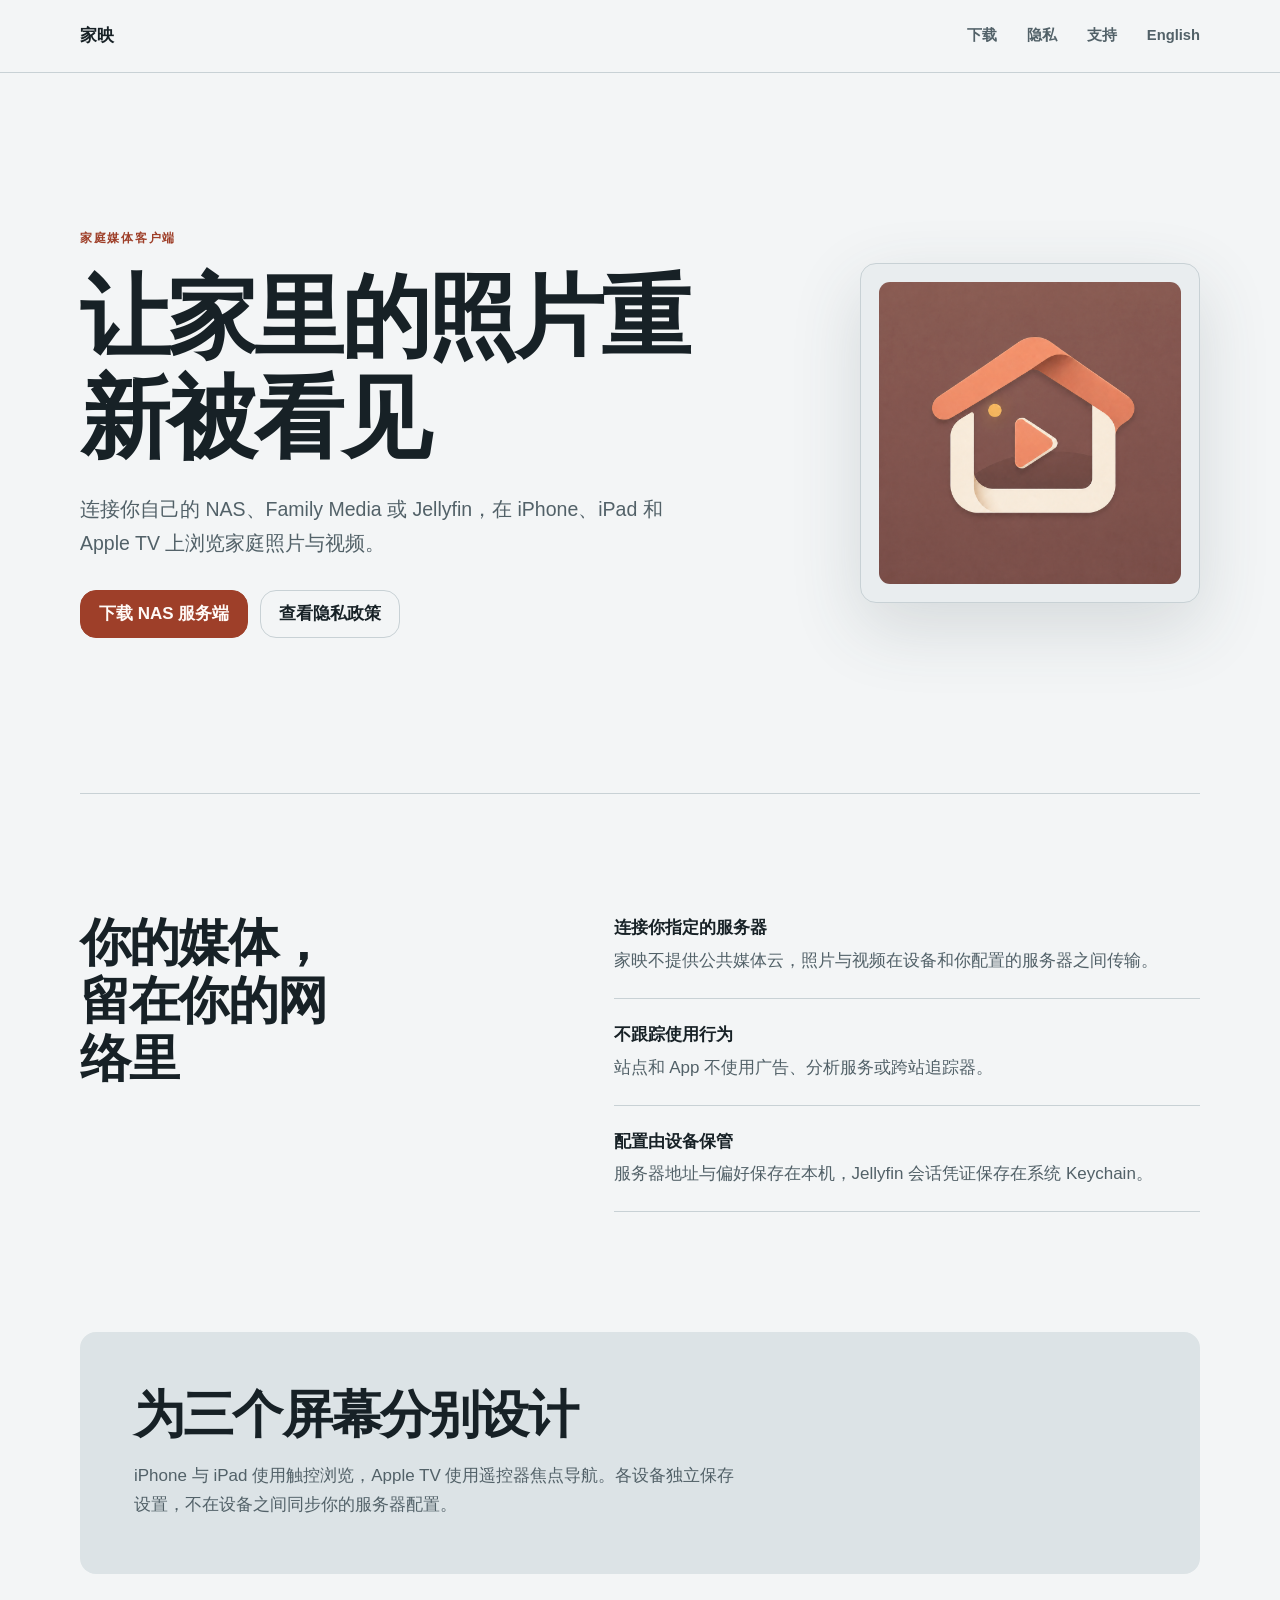
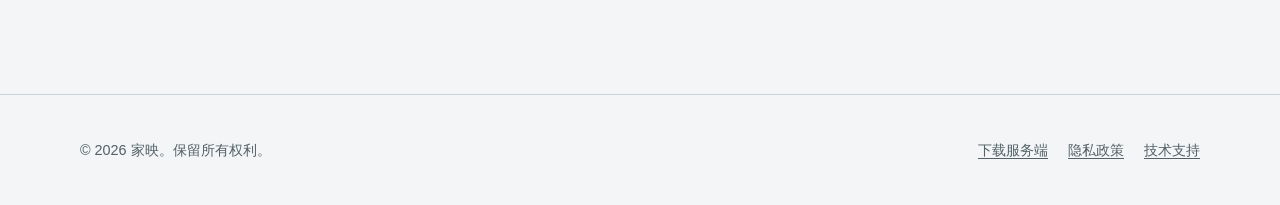
<file: index.html>
<!doctype html>
<html lang="zh-CN">
<head>
  <meta charset="utf-8">
  <meta name="viewport" content="width=device-width, initial-scale=1">
  <meta name="description" content="家映是连接用户自有 NAS、Family Media 和 Jellyfin 的 iPhone、iPad 与 Apple TV 客户端。">
  <meta name="theme-color" content="#f3f5f6" media="(prefers-color-scheme: light)">
  <meta name="theme-color" content="#121719" media="(prefers-color-scheme: dark)">
  <link rel="canonical" href="https://cc1158.github.io/jiaying-site/">
  <link rel="alternate" hreflang="zh-CN" href="https://cc1158.github.io/jiaying-site/">
  <link rel="alternate" hreflang="en" href="https://cc1158.github.io/jiaying-site/en/">
  <link rel="icon" href="assets/app-icon.png">
  <link rel="stylesheet" href="assets/styles.css">
  <title>家映 | 把家里的照片重新带回屏幕</title>
</head>
<body>
  <a class="skip-link" href="#main">跳到主要内容</a>
  <header class="site-header">
    <div class="nav-shell">
      <a class="brand" href="./" aria-current="page">家映</a>
      <nav class="site-nav" aria-label="主要导航">
        <a href="download/">下载</a>
        <a href="privacy/">隐私</a>
        <a href="support/">支持</a>
        <a href="en/" lang="en" hreflang="en">English</a>
      </nav>
    </div>
  </header>

  <main id="main" class="page-shell">
    <section class="hero" aria-labelledby="hero-title">
      <div class="hero-copy">
        <p class="eyebrow">家庭媒体客户端</p>
        <h1 id="hero-title">让家里的照片重新被看见</h1>
        <p class="hero-summary">连接你自己的 NAS、Family Media 或 Jellyfin，在 iPhone、iPad 和 Apple TV 上浏览家庭照片与视频。</p>
        <div class="hero-actions">
          <a class="button" href="download/">下载 NAS 服务端</a>
          <a class="button button-secondary" href="privacy/">查看隐私政策</a>
        </div>
      </div>
      <div class="app-icon-frame">
        <img src="assets/app-icon.png" width="1024" height="1024" alt="家映 App 图标">
      </div>
    </section>

    <section class="statement" aria-labelledby="privacy-first">
      <div>
        <h2 id="privacy-first">你的媒体，留在你的网络里</h2>
      </div>
      <dl class="fact-list">
        <div>
          <dt>连接你指定的服务器</dt>
          <dd>家映不提供公共媒体云，照片与视频在设备和你配置的服务器之间传输。</dd>
        </div>
        <div>
          <dt>不跟踪使用行为</dt>
          <dd>站点和 App 不使用广告、分析服务或跨站追踪器。</dd>
        </div>
        <div>
          <dt>配置由设备保管</dt>
          <dd>服务器地址与偏好保存在本机，Jellyfin 会话凭证保存在系统 Keychain。</dd>
        </div>
      </dl>
    </section>

    <section class="platforms" aria-labelledby="platform-title">
      <div class="platform-line">
        <h2 id="platform-title">为三个屏幕分别设计</h2>
        <p>iPhone 与 iPad 使用触控浏览，Apple TV 使用遥控器焦点导航。各设备独立保存设置，不在设备之间同步你的服务器配置。</p>
      </div>
    </section>
  </main>

  <footer class="site-footer">
    <div class="footer-shell">
      <p>© 2026 家映。保留所有权利。</p>
      <div class="footer-links">
        <a href="download/">下载服务端</a>
        <a href="privacy/">隐私政策</a>
        <a href="support/">技术支持</a>
      </div>
    </div>
  </footer>
</body>
</html>
</file>
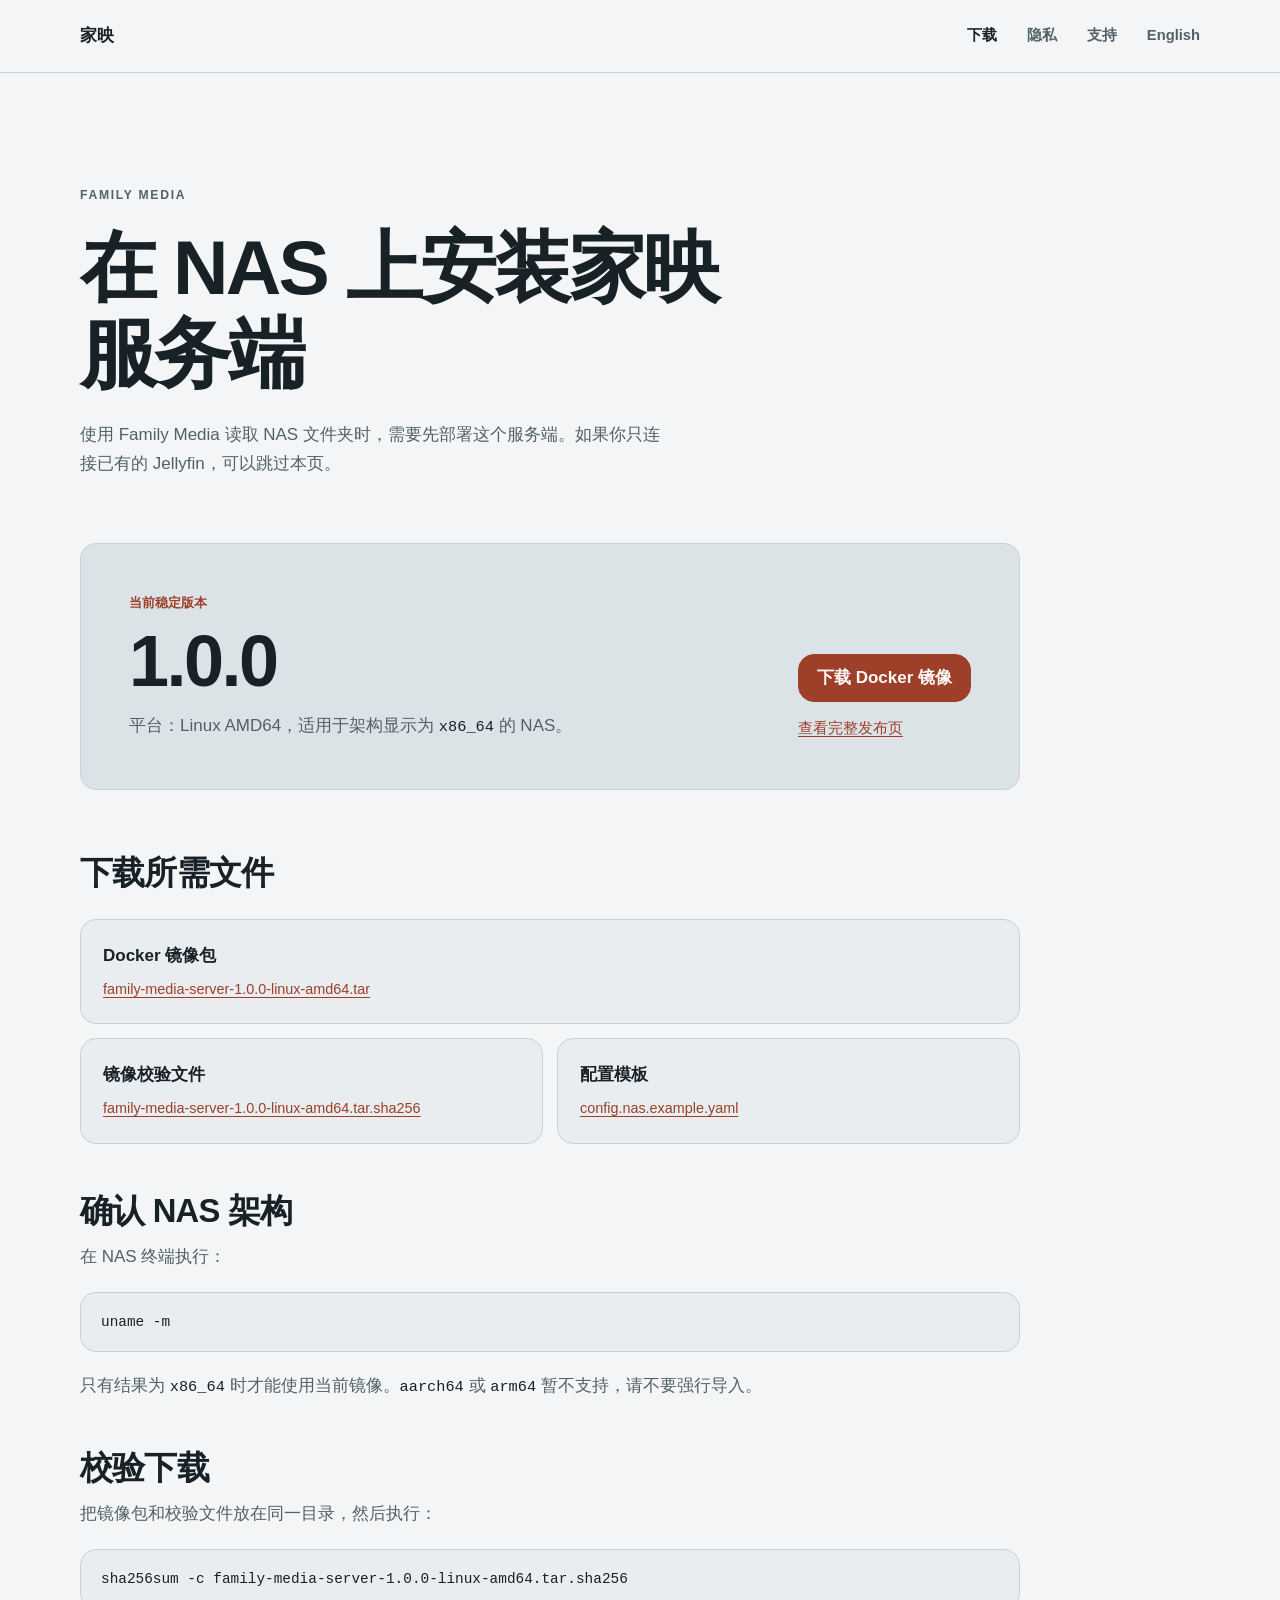
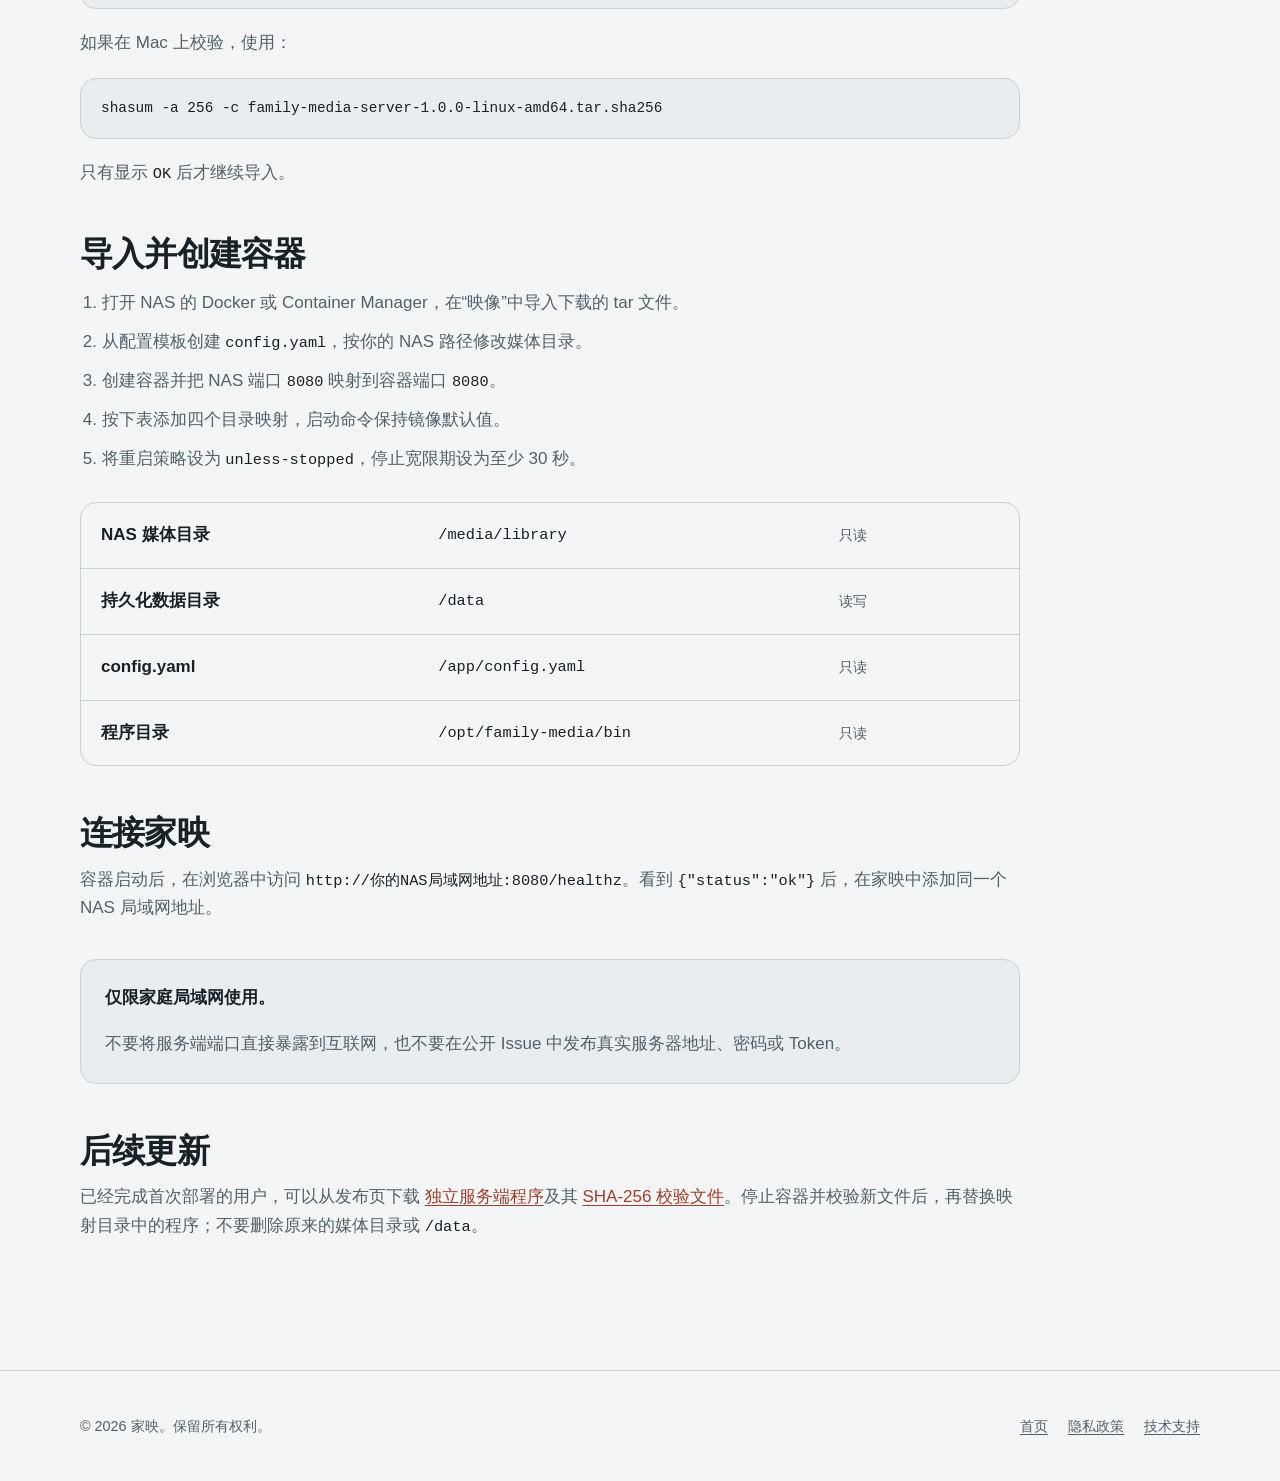
<file: download/index.html>
<!doctype html>
<html lang="zh-CN">
<head>
  <meta charset="utf-8">
  <meta name="viewport" content="width=device-width, initial-scale=1">
  <meta name="description" content="下载并在家庭 NAS 上安装家映 Family Media 服务端。">
  <link rel="canonical" href="https://cc1158.github.io/jiaying-site/download/">
  <link rel="alternate" hreflang="zh-CN" href="https://cc1158.github.io/jiaying-site/download/">
  <link rel="alternate" hreflang="en" href="https://cc1158.github.io/jiaying-site/en/download/">
  <link rel="icon" href="../assets/app-icon.png">
  <link rel="stylesheet" href="../assets/styles.css">
  <title>下载 NAS 服务端 | 家映</title>
</head>
<body>
  <a class="skip-link" href="#main">跳到主要内容</a>
  <header class="site-header">
    <div class="nav-shell">
      <a class="brand" href="../">家映</a>
      <nav class="site-nav" aria-label="主要导航">
        <a href="./" aria-current="page">下载</a>
        <a href="../privacy/">隐私</a>
        <a href="../support/">支持</a>
        <a href="../en/download/" lang="en" hreflang="en">English</a>
      </nav>
    </div>
  </header>

  <main id="main" class="page-shell">
    <article class="document document-wide">
      <header class="document-header">
        <p class="eyebrow">Family Media</p>
        <h1>在 NAS 上安装家映服务端</h1>
        <p>使用 Family Media 读取 NAS 文件夹时，需要先部署这个服务端。如果你只连接已有的 Jellyfin，可以跳过本页。</p>
      </header>

      <section class="release-panel" aria-labelledby="current-release">
        <div>
          <p class="release-label">当前稳定版本</p>
          <h2 id="current-release">1.0.0</h2>
          <p>平台：Linux AMD64，适用于架构显示为 <code>x86_64</code> 的 NAS。</p>
        </div>
        <div class="release-actions">
          <a class="button" href="https://github.com/cc1158/jiaying-releases/releases/download/v1.0.0/family-media-server-1.0.0-linux-amd64.tar">下载 Docker 镜像</a>
          <a href="https://github.com/cc1158/jiaying-releases/releases/tag/v1.0.0">查看完整发布页</a>
        </div>
      </section>

      <section class="document-section">
        <h2>下载所需文件</h2>
        <div class="download-list">
          <div>
            <strong>Docker 镜像包</strong>
            <a href="https://github.com/cc1158/jiaying-releases/releases/download/v1.0.0/family-media-server-1.0.0-linux-amd64.tar">family-media-server-1.0.0-linux-amd64.tar</a>
          </div>
          <div>
            <strong>镜像校验文件</strong>
            <a href="https://github.com/cc1158/jiaying-releases/releases/download/v1.0.0/family-media-server-1.0.0-linux-amd64.tar.sha256">family-media-server-1.0.0-linux-amd64.tar.sha256</a>
          </div>
          <div>
            <strong>配置模板</strong>
            <a href="https://github.com/cc1158/jiaying-releases/releases/download/v1.0.0/config.nas.example.yaml">config.nas.example.yaml</a>
          </div>
        </div>
      </section>

      <section class="document-section">
        <h2>确认 NAS 架构</h2>
        <p>在 NAS 终端执行：</p>
        <pre><code>uname -m</code></pre>
        <p>只有结果为 <code>x86_64</code> 时才能使用当前镜像。<code>aarch64</code> 或 <code>arm64</code> 暂不支持，请不要强行导入。</p>
      </section>

      <section class="document-section">
        <h2>校验下载</h2>
        <p>把镜像包和校验文件放在同一目录，然后执行：</p>
        <pre><code>sha256sum -c family-media-server-1.0.0-linux-amd64.tar.sha256</code></pre>
        <p>如果在 Mac 上校验，使用：</p>
        <pre><code>shasum -a 256 -c family-media-server-1.0.0-linux-amd64.tar.sha256</code></pre>
        <p>只有显示 <code>OK</code> 后才继续导入。</p>
      </section>

      <section class="document-section">
        <h2>导入并创建容器</h2>
        <ol>
          <li>打开 NAS 的 Docker 或 Container Manager，在“映像”中导入下载的 tar 文件。</li>
          <li>从配置模板创建 <code>config.yaml</code>，按你的 NAS 路径修改媒体目录。</li>
          <li>创建容器并把 NAS 端口 <code>8080</code> 映射到容器端口 <code>8080</code>。</li>
          <li>按下表添加四个目录映射，启动命令保持镜像默认值。</li>
          <li>将重启策略设为 <code>unless-stopped</code>，停止宽限期设为至少 30 秒。</li>
        </ol>
        <div class="mapping-grid" role="table" aria-label="容器目录映射">
          <div role="row"><strong role="cell">NAS 媒体目录</strong><code role="cell">/media/library</code><span role="cell">只读</span></div>
          <div role="row"><strong role="cell">持久化数据目录</strong><code role="cell">/data</code><span role="cell">读写</span></div>
          <div role="row"><strong role="cell">config.yaml</strong><code role="cell">/app/config.yaml</code><span role="cell">只读</span></div>
          <div role="row"><strong role="cell">程序目录</strong><code role="cell">/opt/family-media/bin</code><span role="cell">只读</span></div>
        </div>
      </section>

      <section class="document-section">
        <h2>连接家映</h2>
        <p>容器启动后，在浏览器中访问 <code>http://你的NAS局域网地址:8080/healthz</code>。看到 <code>{"status":"ok"}</code> 后，在家映中添加同一个 NAS 局域网地址。</p>
        <div class="notice">
          <p><strong>仅限家庭局域网使用。</strong></p>
          <p>不要将服务端端口直接暴露到互联网，也不要在公开 Issue 中发布真实服务器地址、密码或 Token。</p>
        </div>
      </section>

      <section class="document-section">
        <h2>后续更新</h2>
        <p>已经完成首次部署的用户，可以从发布页下载 <a href="https://github.com/cc1158/jiaying-releases/releases/download/v1.0.0/family-media-server-linux-amd64">独立服务端程序</a>及其 <a href="https://github.com/cc1158/jiaying-releases/releases/download/v1.0.0/family-media-server-linux-amd64.sha256">SHA-256 校验文件</a>。停止容器并校验新文件后，再替换映射目录中的程序；不要删除原来的媒体目录或 <code>/data</code>。</p>
      </section>
    </article>
  </main>

  <footer class="site-footer">
    <div class="footer-shell">
      <p>© 2026 家映。保留所有权利。</p>
      <div class="footer-links">
        <a href="../">首页</a>
        <a href="../privacy/">隐私政策</a>
        <a href="../support/">技术支持</a>
      </div>
    </div>
  </footer>
</body>
</html>
</file>
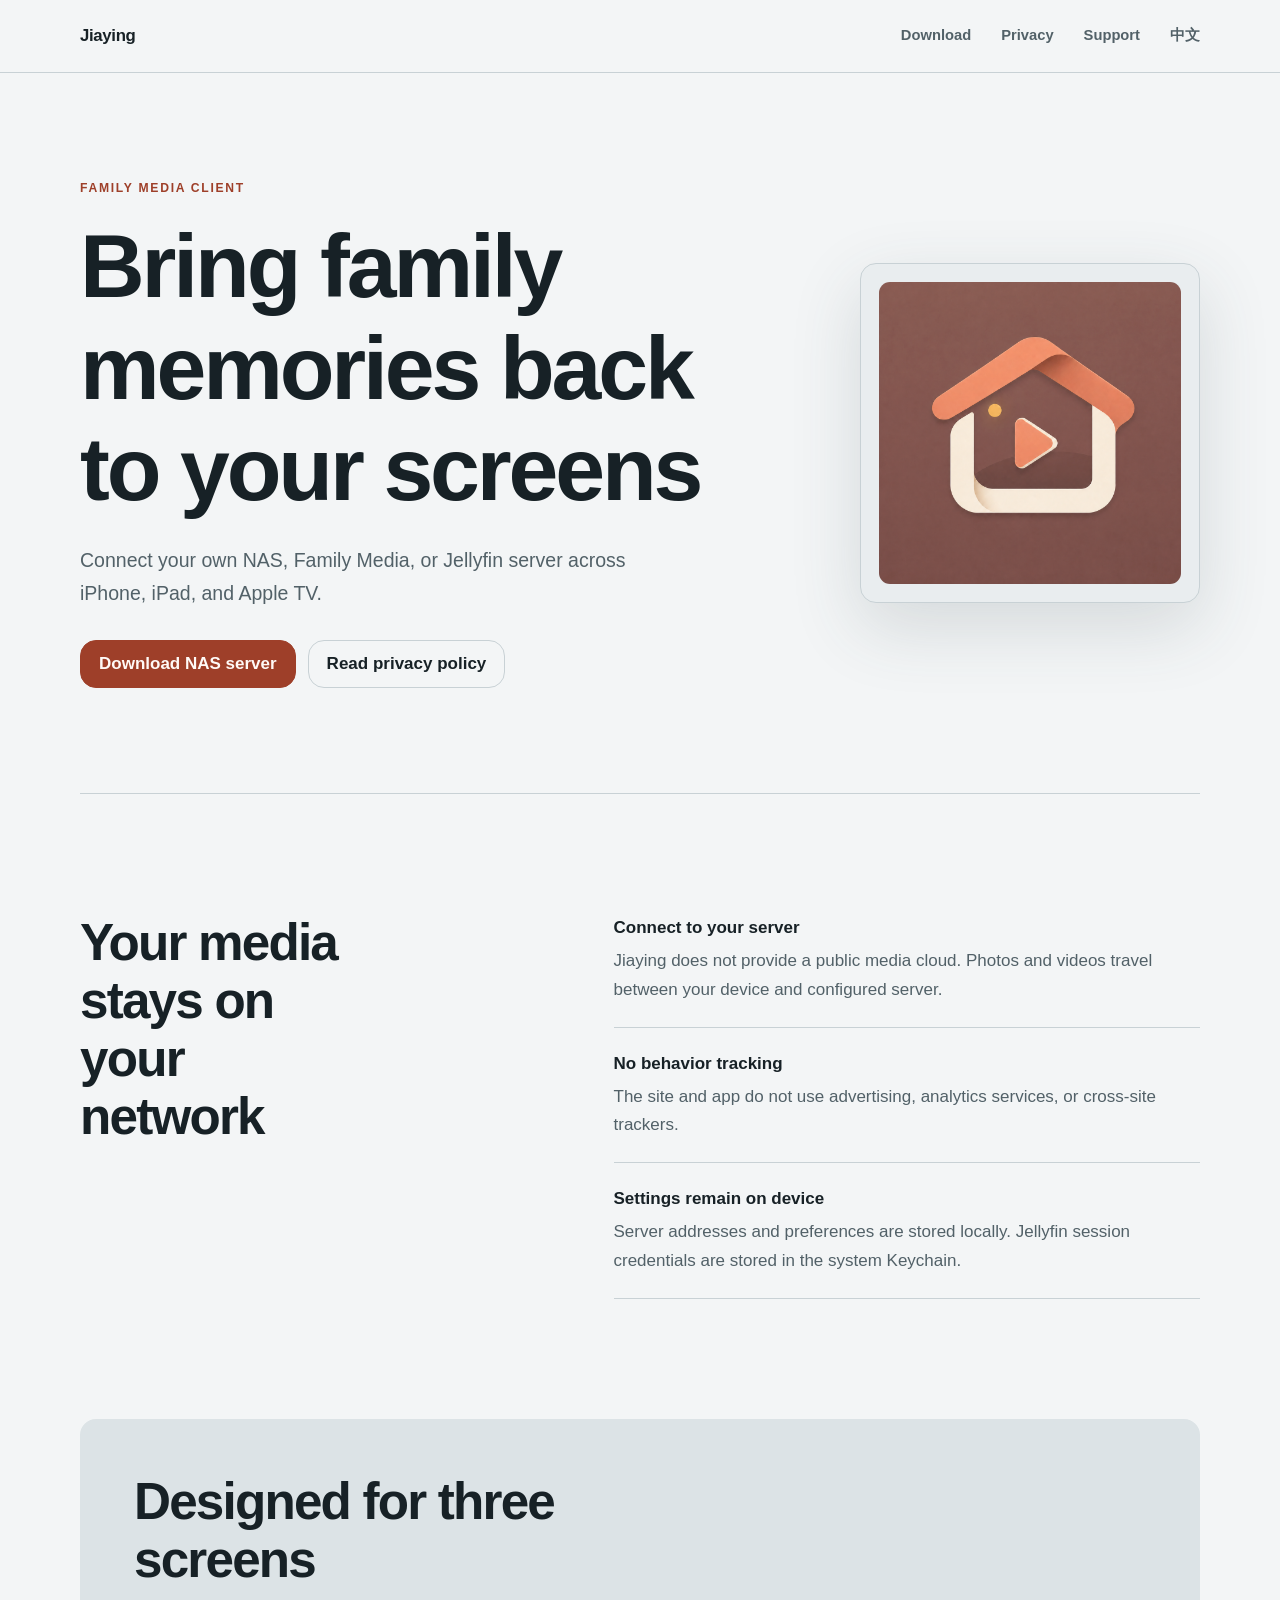
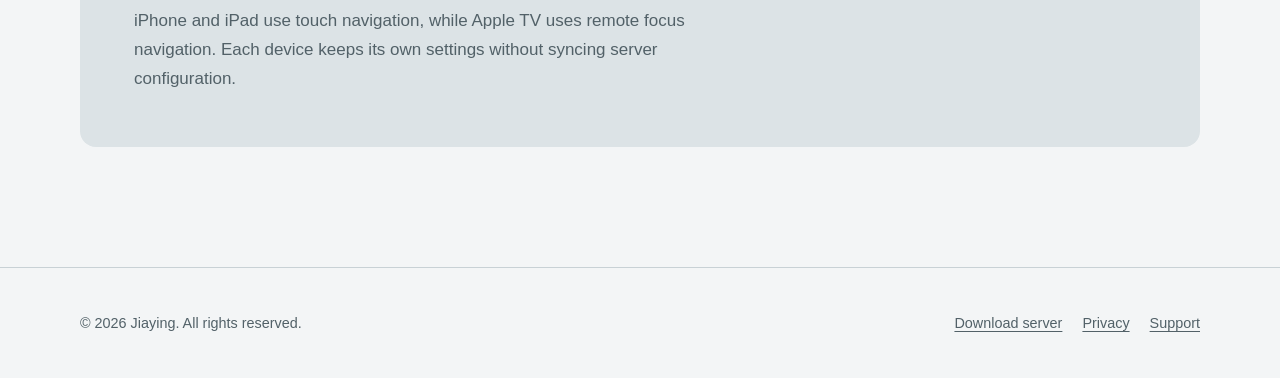
<file: en/index.html>
<!doctype html>
<html lang="en">
<head>
  <meta charset="utf-8">
  <meta name="viewport" content="width=device-width, initial-scale=1">
  <meta name="description" content="Jiaying is an iPhone, iPad, and Apple TV client for your own NAS, Family Media, or Jellyfin server.">
  <meta name="theme-color" content="#f3f5f6" media="(prefers-color-scheme: light)">
  <meta name="theme-color" content="#121719" media="(prefers-color-scheme: dark)">
  <link rel="canonical" href="https://cc1158.github.io/jiaying-site/en/">
  <link rel="alternate" hreflang="zh-CN" href="https://cc1158.github.io/jiaying-site/">
  <link rel="alternate" hreflang="en" href="https://cc1158.github.io/jiaying-site/en/">
  <link rel="icon" href="../assets/app-icon.png">
  <link rel="stylesheet" href="../assets/styles.css">
  <title>Jiaying | Bring family memories back to your screens</title>
</head>
<body>
  <a class="skip-link" href="#main">Skip to main content</a>
  <header class="site-header">
    <div class="nav-shell">
      <a class="brand" href="./" aria-current="page">Jiaying</a>
      <nav class="site-nav" aria-label="Primary navigation">
        <a href="download/">Download</a>
        <a href="privacy/">Privacy</a>
        <a href="support/">Support</a>
        <a href="../" lang="zh-CN" hreflang="zh-CN">中文</a>
      </nav>
    </div>
  </header>

  <main id="main" class="page-shell">
    <section class="hero" aria-labelledby="hero-title">
      <div class="hero-copy">
        <p class="eyebrow">Family media client</p>
        <h1 id="hero-title">Bring family memories back to your screens</h1>
        <p class="hero-summary">Connect your own NAS, Family Media, or Jellyfin server across iPhone, iPad, and Apple TV.</p>
        <div class="hero-actions">
          <a class="button" href="download/">Download NAS server</a>
          <a class="button button-secondary" href="privacy/">Read privacy policy</a>
        </div>
      </div>
      <div class="app-icon-frame">
        <img src="../assets/app-icon.png" width="1024" height="1024" alt="Jiaying app icon">
      </div>
    </section>

    <section class="statement" aria-labelledby="privacy-first">
      <div>
        <h2 id="privacy-first">Your media stays on your network</h2>
      </div>
      <dl class="fact-list">
        <div>
          <dt>Connect to your server</dt>
          <dd>Jiaying does not provide a public media cloud. Photos and videos travel between your device and configured server.</dd>
        </div>
        <div>
          <dt>No behavior tracking</dt>
          <dd>The site and app do not use advertising, analytics services, or cross-site trackers.</dd>
        </div>
        <div>
          <dt>Settings remain on device</dt>
          <dd>Server addresses and preferences are stored locally. Jellyfin session credentials are stored in the system Keychain.</dd>
        </div>
      </dl>
    </section>

    <section class="platforms" aria-labelledby="platform-title">
      <div class="platform-line">
        <h2 id="platform-title">Designed for three screens</h2>
        <p>iPhone and iPad use touch navigation, while Apple TV uses remote focus navigation. Each device keeps its own settings without syncing server configuration.</p>
      </div>
    </section>
  </main>

  <footer class="site-footer">
    <div class="footer-shell">
      <p>© 2026 Jiaying. All rights reserved.</p>
      <div class="footer-links">
        <a href="download/">Download server</a>
        <a href="privacy/">Privacy</a>
        <a href="support/">Support</a>
      </div>
    </div>
  </footer>
</body>
</html>
</file>
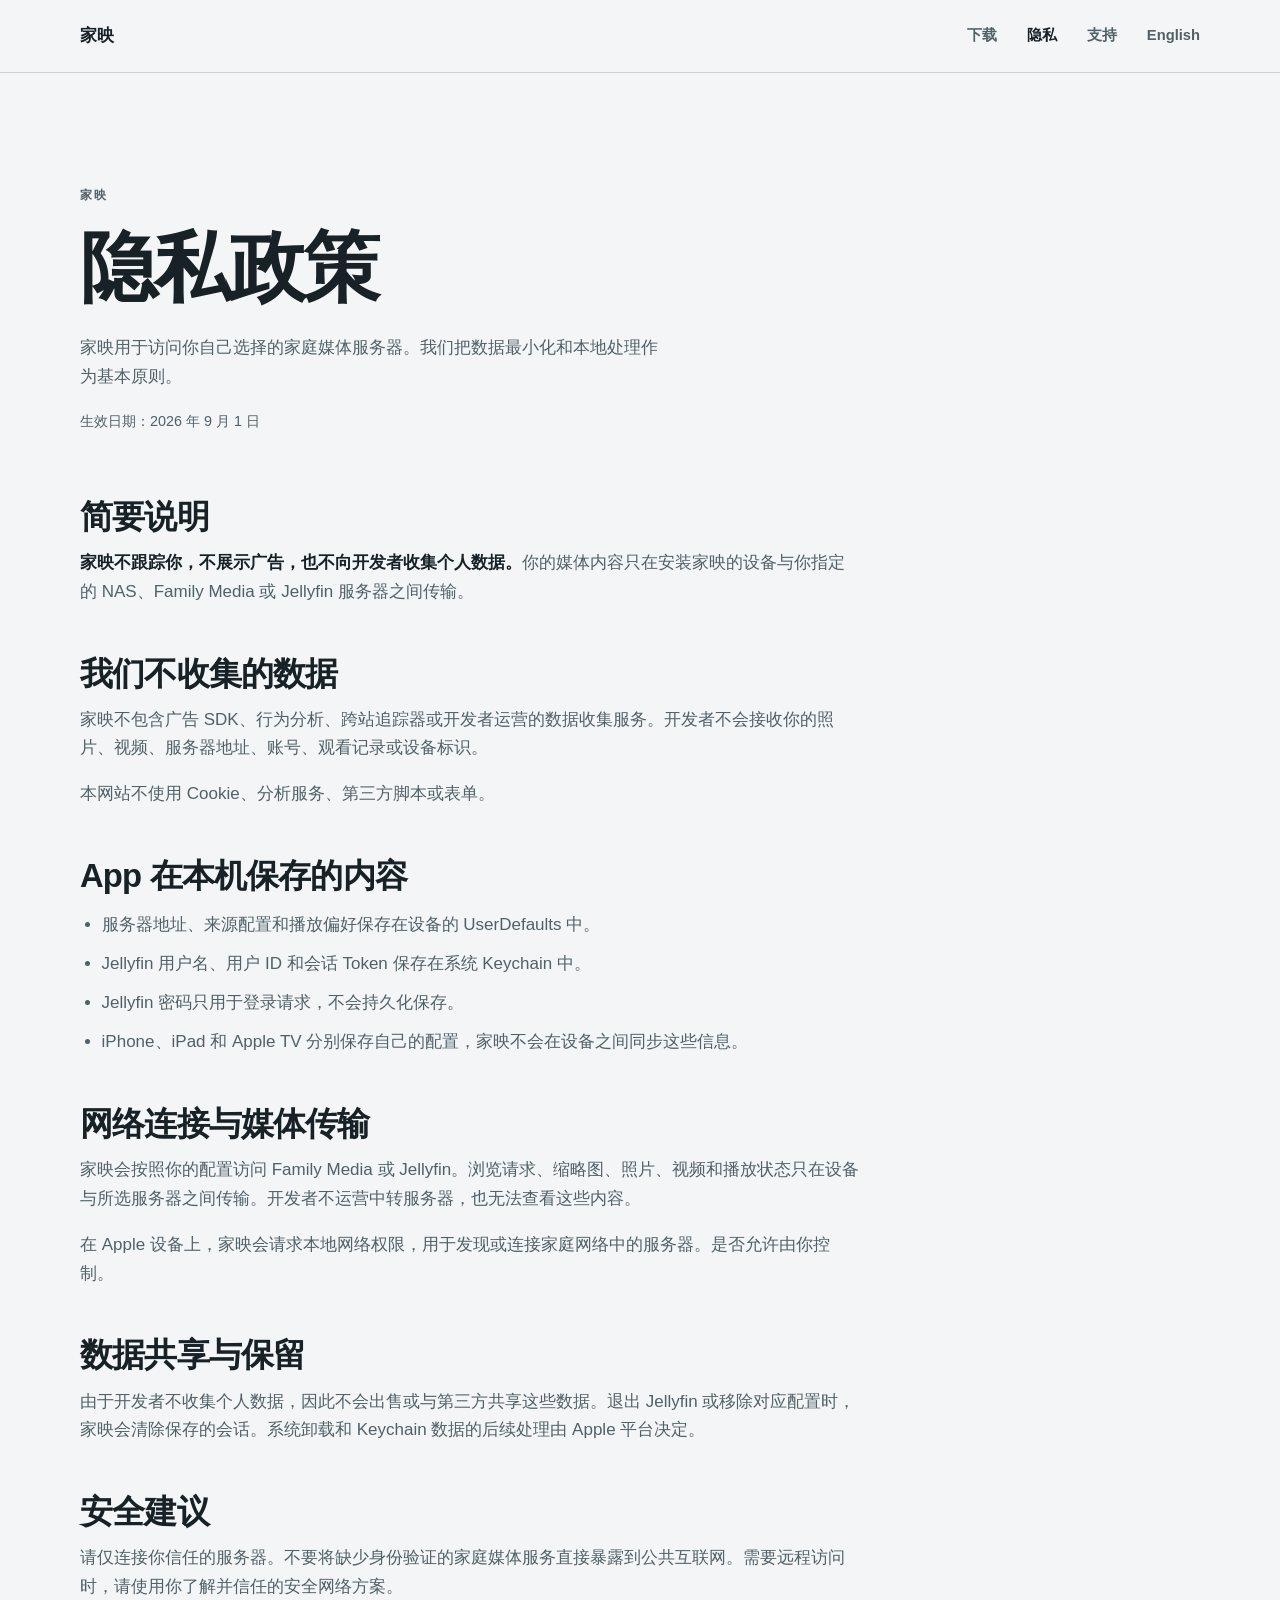
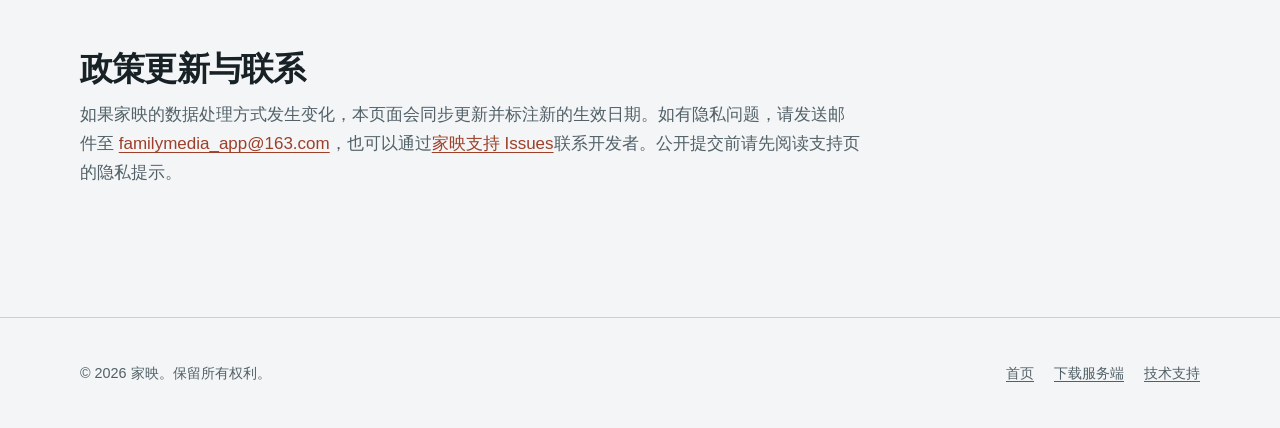
<file: privacy/index.html>
<!doctype html>
<html lang="zh-CN">
<head>
  <meta charset="utf-8">
  <meta name="viewport" content="width=device-width, initial-scale=1">
  <meta name="description" content="家映隐私政策，说明本机存储、Jellyfin 会话和家庭网络内的媒体传输方式。">
  <link rel="canonical" href="https://cc1158.github.io/jiaying-site/privacy/">
  <link rel="alternate" hreflang="zh-CN" href="https://cc1158.github.io/jiaying-site/privacy/">
  <link rel="alternate" hreflang="en" href="https://cc1158.github.io/jiaying-site/en/privacy/">
  <link rel="icon" href="../assets/app-icon.png">
  <link rel="stylesheet" href="../assets/styles.css">
  <title>隐私政策 | 家映</title>
</head>
<body>
  <a class="skip-link" href="#main">跳到主要内容</a>
  <header class="site-header">
    <div class="nav-shell">
      <a class="brand" href="../">家映</a>
      <nav class="site-nav" aria-label="主要导航">
        <a href="../download/">下载</a>
        <a href="./" aria-current="page">隐私</a>
        <a href="../support/">支持</a>
        <a href="../en/privacy/" lang="en" hreflang="en">English</a>
      </nav>
    </div>
  </header>

  <main id="main" class="page-shell">
    <article class="document">
      <header class="document-header">
        <p class="eyebrow">家映</p>
        <h1>隐私政策</h1>
        <p>家映用于访问你自己选择的家庭媒体服务器。我们把数据最小化和本地处理作为基本原则。</p>
        <p class="updated">生效日期：2026 年 9 月 1 日</p>
      </header>

      <section class="document-section">
        <h2>简要说明</h2>
        <p><strong>家映不跟踪你，不展示广告，也不向开发者收集个人数据。</strong>你的媒体内容只在安装家映的设备与你指定的 NAS、Family Media 或 Jellyfin 服务器之间传输。</p>
      </section>

      <section class="document-section">
        <h2>我们不收集的数据</h2>
        <p>家映不包含广告 SDK、行为分析、跨站追踪器或开发者运营的数据收集服务。开发者不会接收你的照片、视频、服务器地址、账号、观看记录或设备标识。</p>
        <p>本网站不使用 Cookie、分析服务、第三方脚本或表单。</p>
      </section>

      <section class="document-section">
        <h2>App 在本机保存的内容</h2>
        <ul>
          <li>服务器地址、来源配置和播放偏好保存在设备的 UserDefaults 中。</li>
          <li>Jellyfin 用户名、用户 ID 和会话 Token 保存在系统 Keychain 中。</li>
          <li>Jellyfin 密码只用于登录请求，不会持久化保存。</li>
          <li>iPhone、iPad 和 Apple TV 分别保存自己的配置，家映不会在设备之间同步这些信息。</li>
        </ul>
      </section>

      <section class="document-section">
        <h2>网络连接与媒体传输</h2>
        <p>家映会按照你的配置访问 Family Media 或 Jellyfin。浏览请求、缩略图、照片、视频和播放状态只在设备与所选服务器之间传输。开发者不运营中转服务器，也无法查看这些内容。</p>
        <p>在 Apple 设备上，家映会请求本地网络权限，用于发现或连接家庭网络中的服务器。是否允许由你控制。</p>
      </section>

      <section class="document-section">
        <h2>数据共享与保留</h2>
        <p>由于开发者不收集个人数据，因此不会出售或与第三方共享这些数据。退出 Jellyfin 或移除对应配置时，家映会清除保存的会话。系统卸载和 Keychain 数据的后续处理由 Apple 平台决定。</p>
      </section>

      <section class="document-section">
        <h2>安全建议</h2>
        <p>请仅连接你信任的服务器。不要将缺少身份验证的家庭媒体服务直接暴露到公共互联网。需要远程访问时，请使用你了解并信任的安全网络方案。</p>
      </section>

      <section class="document-section">
        <h2>政策更新与联系</h2>
        <p>如果家映的数据处理方式发生变化，本页面会同步更新并标注新的生效日期。如有隐私问题，请发送邮件至 <a href="mailto:familymedia_app@163.com">familymedia_app@163.com</a>，也可以通过<a href="https://github.com/cc1158/jiaying-site/issues/new?template=support.yml">家映支持 Issues</a>联系开发者。公开提交前请先阅读支持页的隐私提示。</p>
      </section>
    </article>
  </main>

  <footer class="site-footer">
    <div class="footer-shell">
      <p>© 2026 家映。保留所有权利。</p>
      <div class="footer-links">
        <a href="../">首页</a>
        <a href="../download/">下载服务端</a>
        <a href="../support/">技术支持</a>
      </div>
    </div>
  </footer>
</body>
</html>
</file>
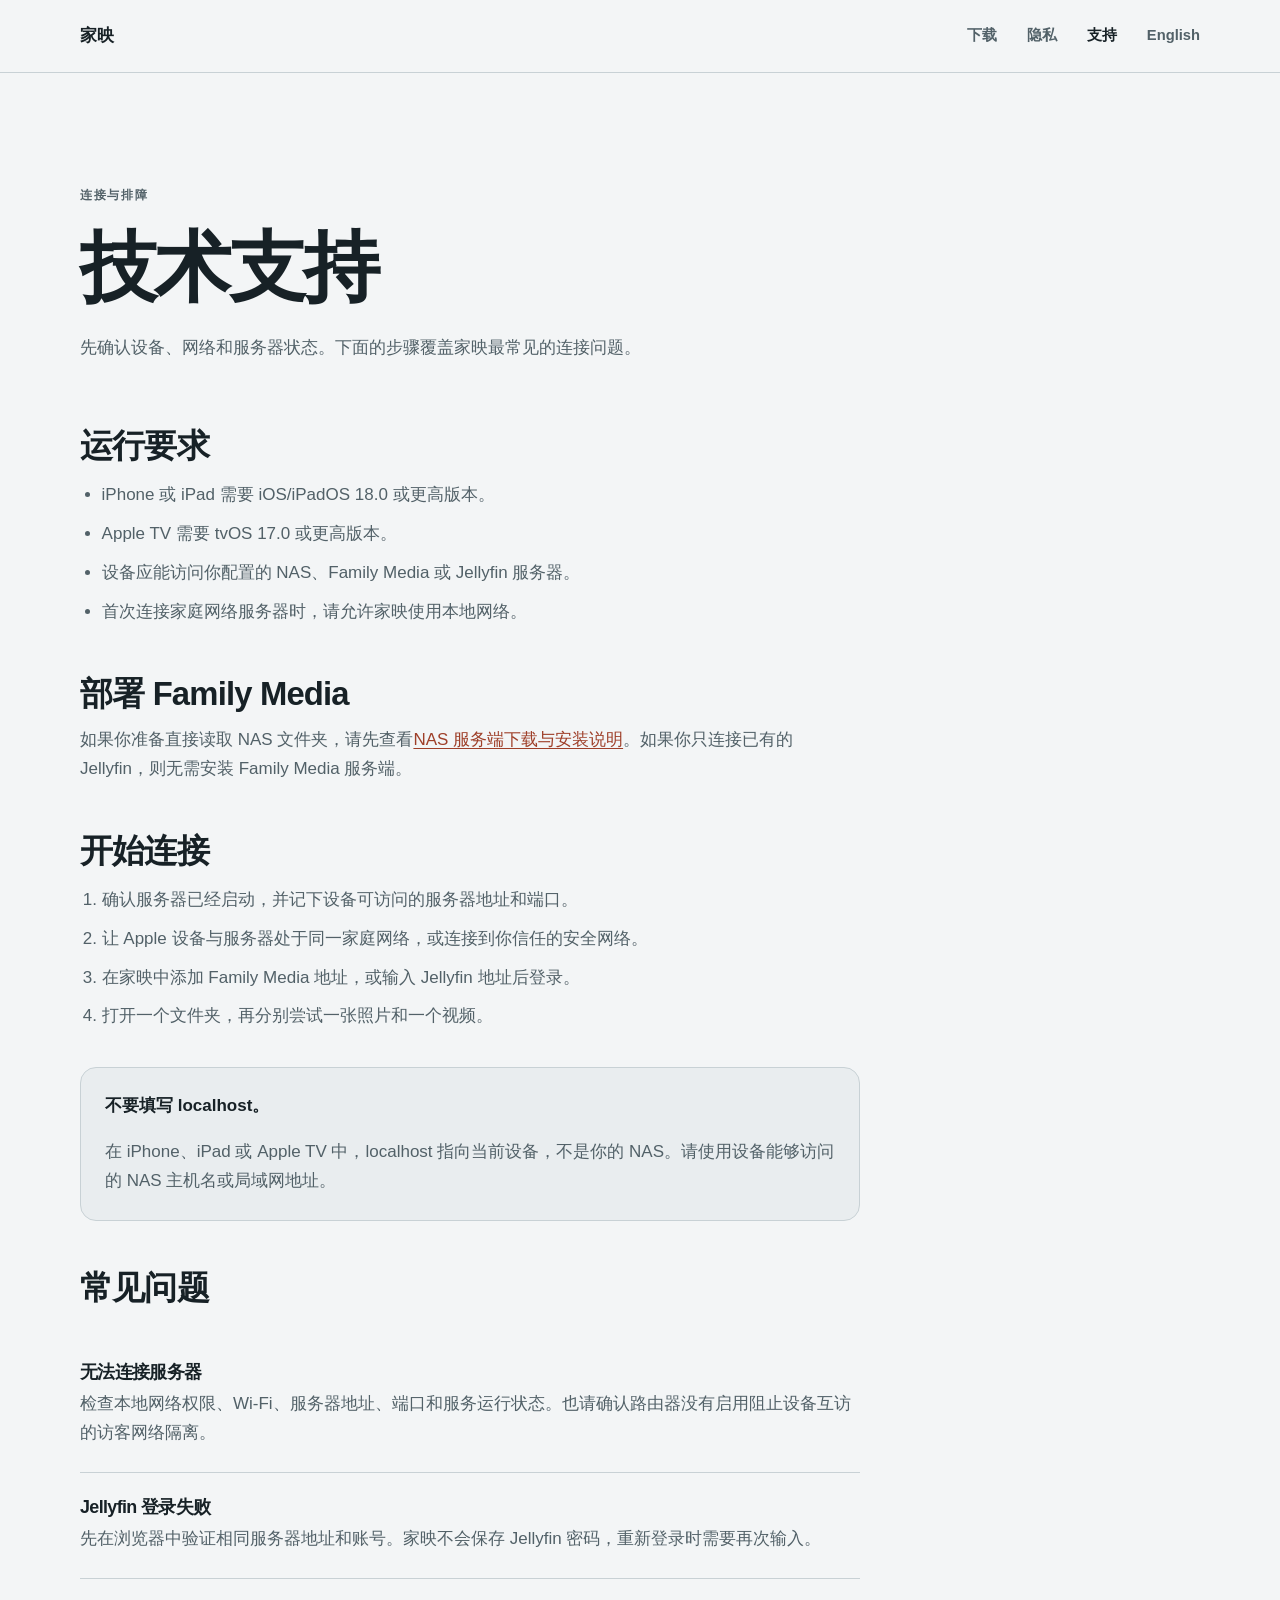
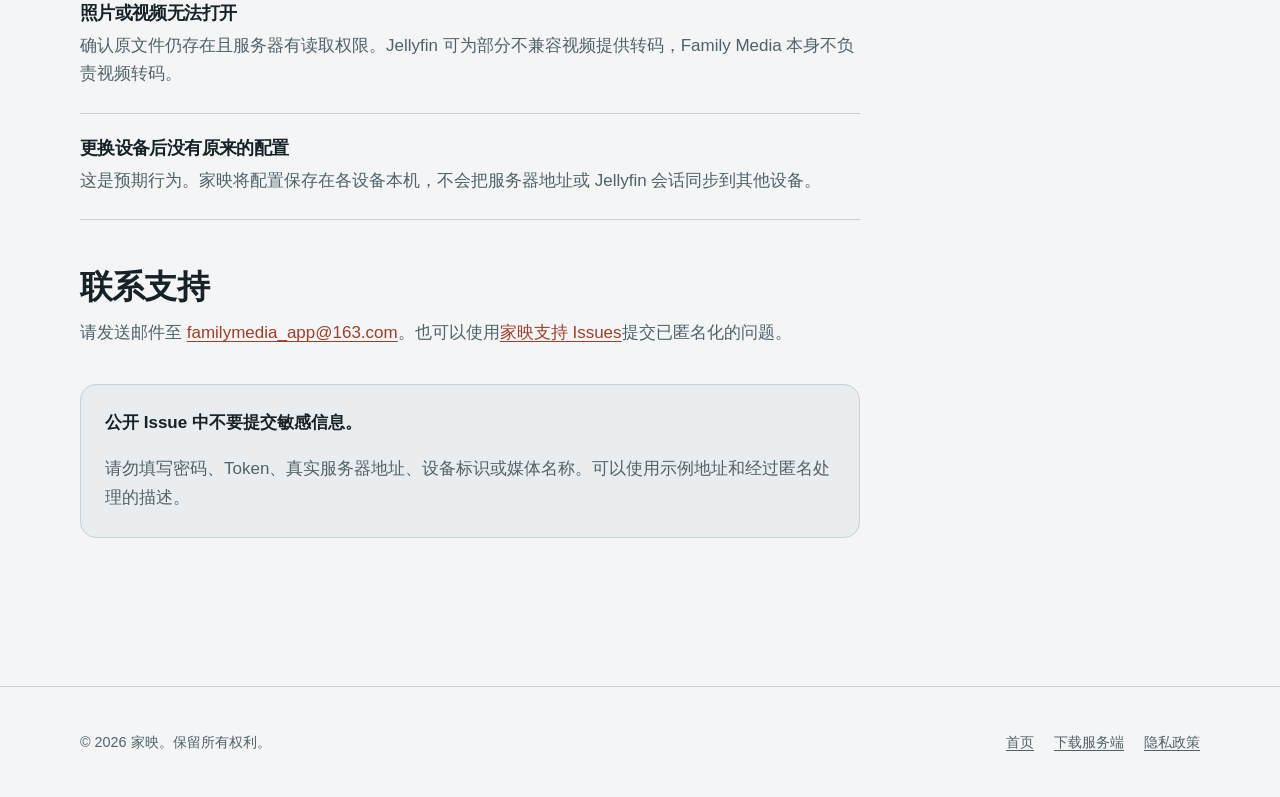
<file: support/index.html>
<!doctype html>
<html lang="zh-CN">
<head>
  <meta charset="utf-8">
  <meta name="viewport" content="width=device-width, initial-scale=1">
  <meta name="description" content="家映技术支持，包括安装要求、局域网权限、NAS 与 Jellyfin 连接以及常见问题。">
  <link rel="canonical" href="https://cc1158.github.io/jiaying-site/support/">
  <link rel="alternate" hreflang="zh-CN" href="https://cc1158.github.io/jiaying-site/support/">
  <link rel="alternate" hreflang="en" href="https://cc1158.github.io/jiaying-site/en/support/">
  <link rel="icon" href="../assets/app-icon.png">
  <link rel="stylesheet" href="../assets/styles.css">
  <title>技术支持 | 家映</title>
</head>
<body>
  <a class="skip-link" href="#main">跳到主要内容</a>
  <header class="site-header">
    <div class="nav-shell">
      <a class="brand" href="../">家映</a>
      <nav class="site-nav" aria-label="主要导航">
        <a href="../download/">下载</a>
        <a href="../privacy/">隐私</a>
        <a href="./" aria-current="page">支持</a>
        <a href="../en/support/" lang="en" hreflang="en">English</a>
      </nav>
    </div>
  </header>

  <main id="main" class="page-shell">
    <article class="document">
      <header class="document-header">
        <p class="eyebrow">连接与排障</p>
        <h1>技术支持</h1>
        <p>先确认设备、网络和服务器状态。下面的步骤覆盖家映最常见的连接问题。</p>
      </header>

      <section class="document-section">
        <h2>运行要求</h2>
        <ul>
          <li>iPhone 或 iPad 需要 iOS/iPadOS 18.0 或更高版本。</li>
          <li>Apple TV 需要 tvOS 17.0 或更高版本。</li>
          <li>设备应能访问你配置的 NAS、Family Media 或 Jellyfin 服务器。</li>
          <li>首次连接家庭网络服务器时，请允许家映使用本地网络。</li>
        </ul>
      </section>

      <section class="document-section">
        <h2>部署 Family Media</h2>
        <p>如果你准备直接读取 NAS 文件夹，请先查看<a href="../download/">NAS 服务端下载与安装说明</a>。如果你只连接已有的 Jellyfin，则无需安装 Family Media 服务端。</p>
      </section>

      <section class="document-section">
        <h2>开始连接</h2>
        <ol>
          <li>确认服务器已经启动，并记下设备可访问的服务器地址和端口。</li>
          <li>让 Apple 设备与服务器处于同一家庭网络，或连接到你信任的安全网络。</li>
          <li>在家映中添加 Family Media 地址，或输入 Jellyfin 地址后登录。</li>
          <li>打开一个文件夹，再分别尝试一张照片和一个视频。</li>
        </ol>
        <div class="notice">
          <p><strong>不要填写 localhost。</strong></p>
          <p>在 iPhone、iPad 或 Apple TV 中，localhost 指向当前设备，不是你的 NAS。请使用设备能够访问的 NAS 主机名或局域网地址。</p>
        </div>
      </section>

      <section class="document-section">
        <h2>常见问题</h2>
        <div class="troubleshooting">
          <article>
            <h3>无法连接服务器</h3>
            <p>检查本地网络权限、Wi-Fi、服务器地址、端口和服务运行状态。也请确认路由器没有启用阻止设备互访的访客网络隔离。</p>
          </article>
          <article>
            <h3>Jellyfin 登录失败</h3>
            <p>先在浏览器中验证相同服务器地址和账号。家映不会保存 Jellyfin 密码，重新登录时需要再次输入。</p>
          </article>
          <article>
            <h3>照片或视频无法打开</h3>
            <p>确认原文件仍存在且服务器有读取权限。Jellyfin 可为部分不兼容视频提供转码，Family Media 本身不负责视频转码。</p>
          </article>
          <article>
            <h3>更换设备后没有原来的配置</h3>
            <p>这是预期行为。家映将配置保存在各设备本机，不会把服务器地址或 Jellyfin 会话同步到其他设备。</p>
          </article>
        </div>
      </section>

      <section class="document-section">
        <h2>联系支持</h2>
        <p>请发送邮件至 <a href="mailto:familymedia_app@163.com">familymedia_app@163.com</a>。也可以使用<a href="https://github.com/cc1158/jiaying-site/issues/new?template=support.yml">家映支持 Issues</a>提交已匿名化的问题。</p>
        <div class="notice">
          <p><strong>公开 Issue 中不要提交敏感信息。</strong></p>
          <p>请勿填写密码、Token、真实服务器地址、设备标识或媒体名称。可以使用示例地址和经过匿名处理的描述。</p>
        </div>
      </section>
    </article>
  </main>

  <footer class="site-footer">
    <div class="footer-shell">
      <p>© 2026 家映。保留所有权利。</p>
      <div class="footer-links">
        <a href="../">首页</a>
        <a href="../download/">下载服务端</a>
        <a href="../privacy/">隐私政策</a>
      </div>
    </div>
  </footer>
</body>
</html>
</file>
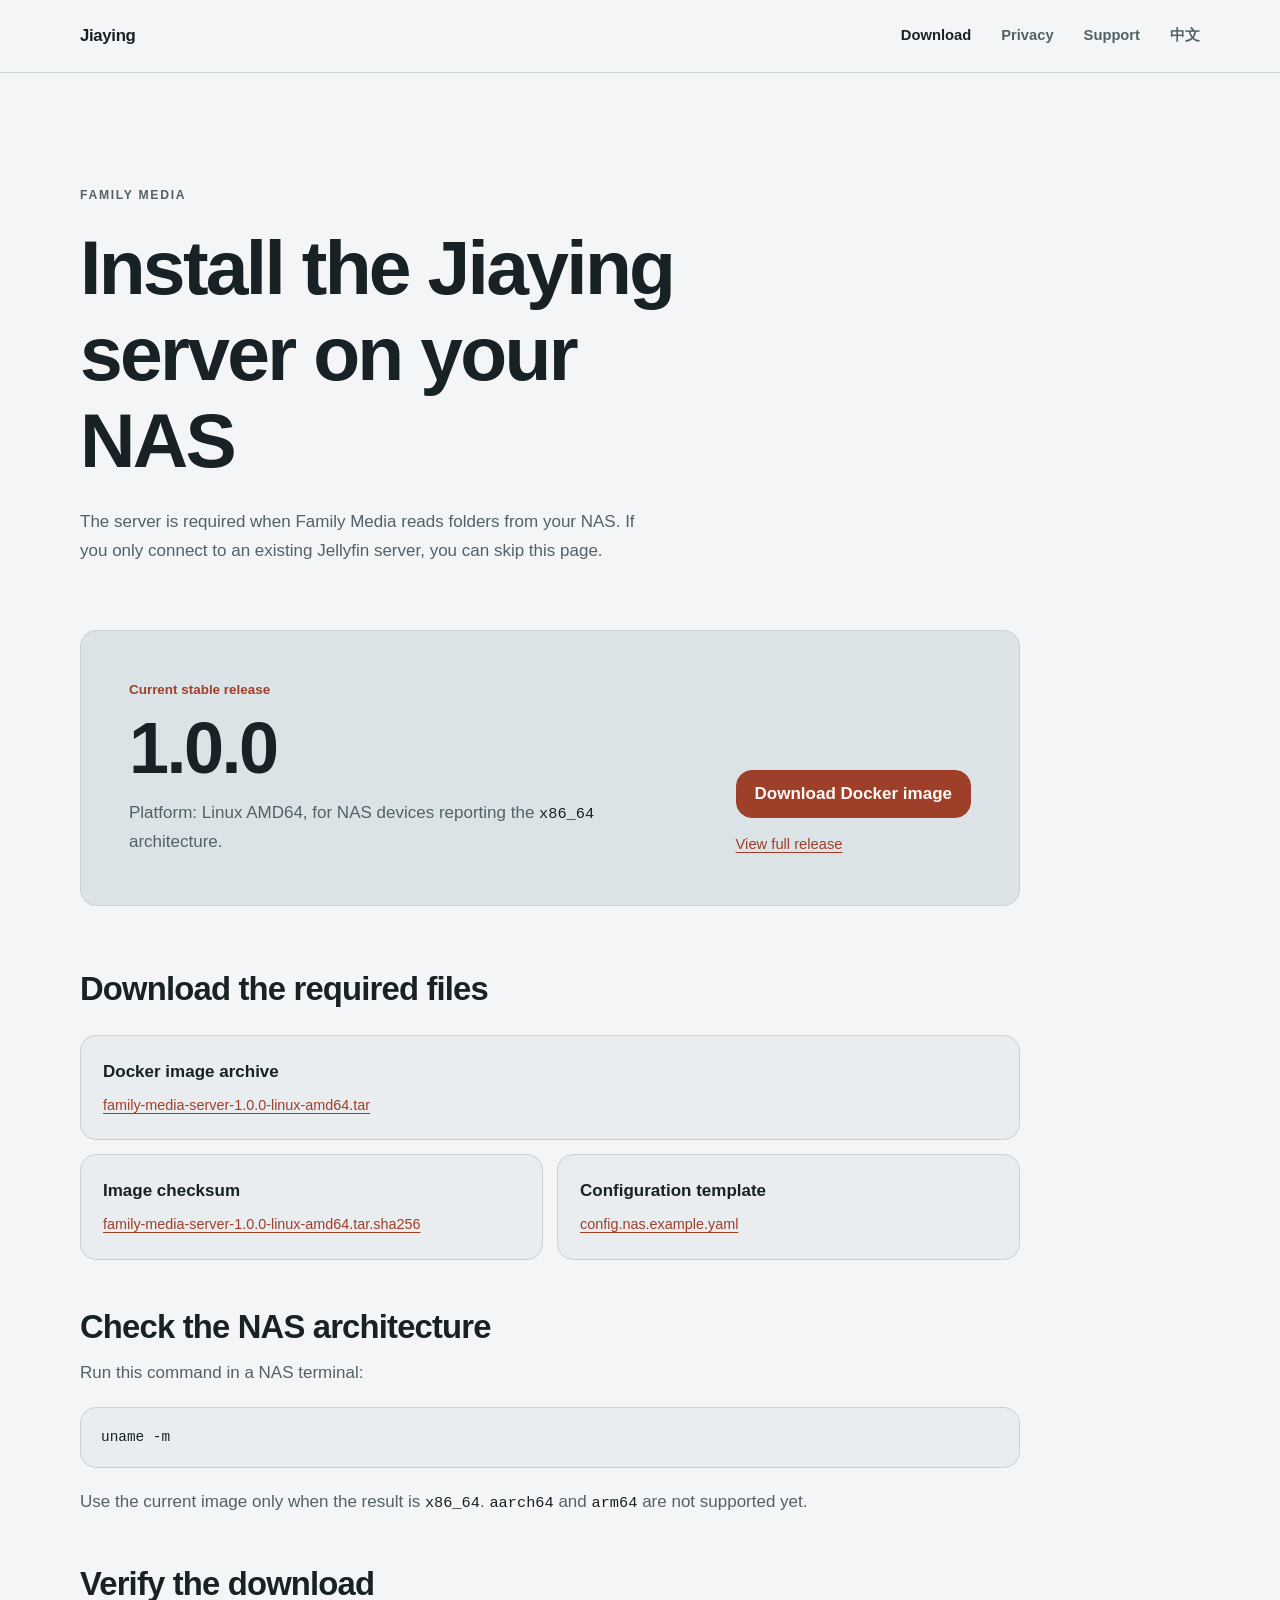
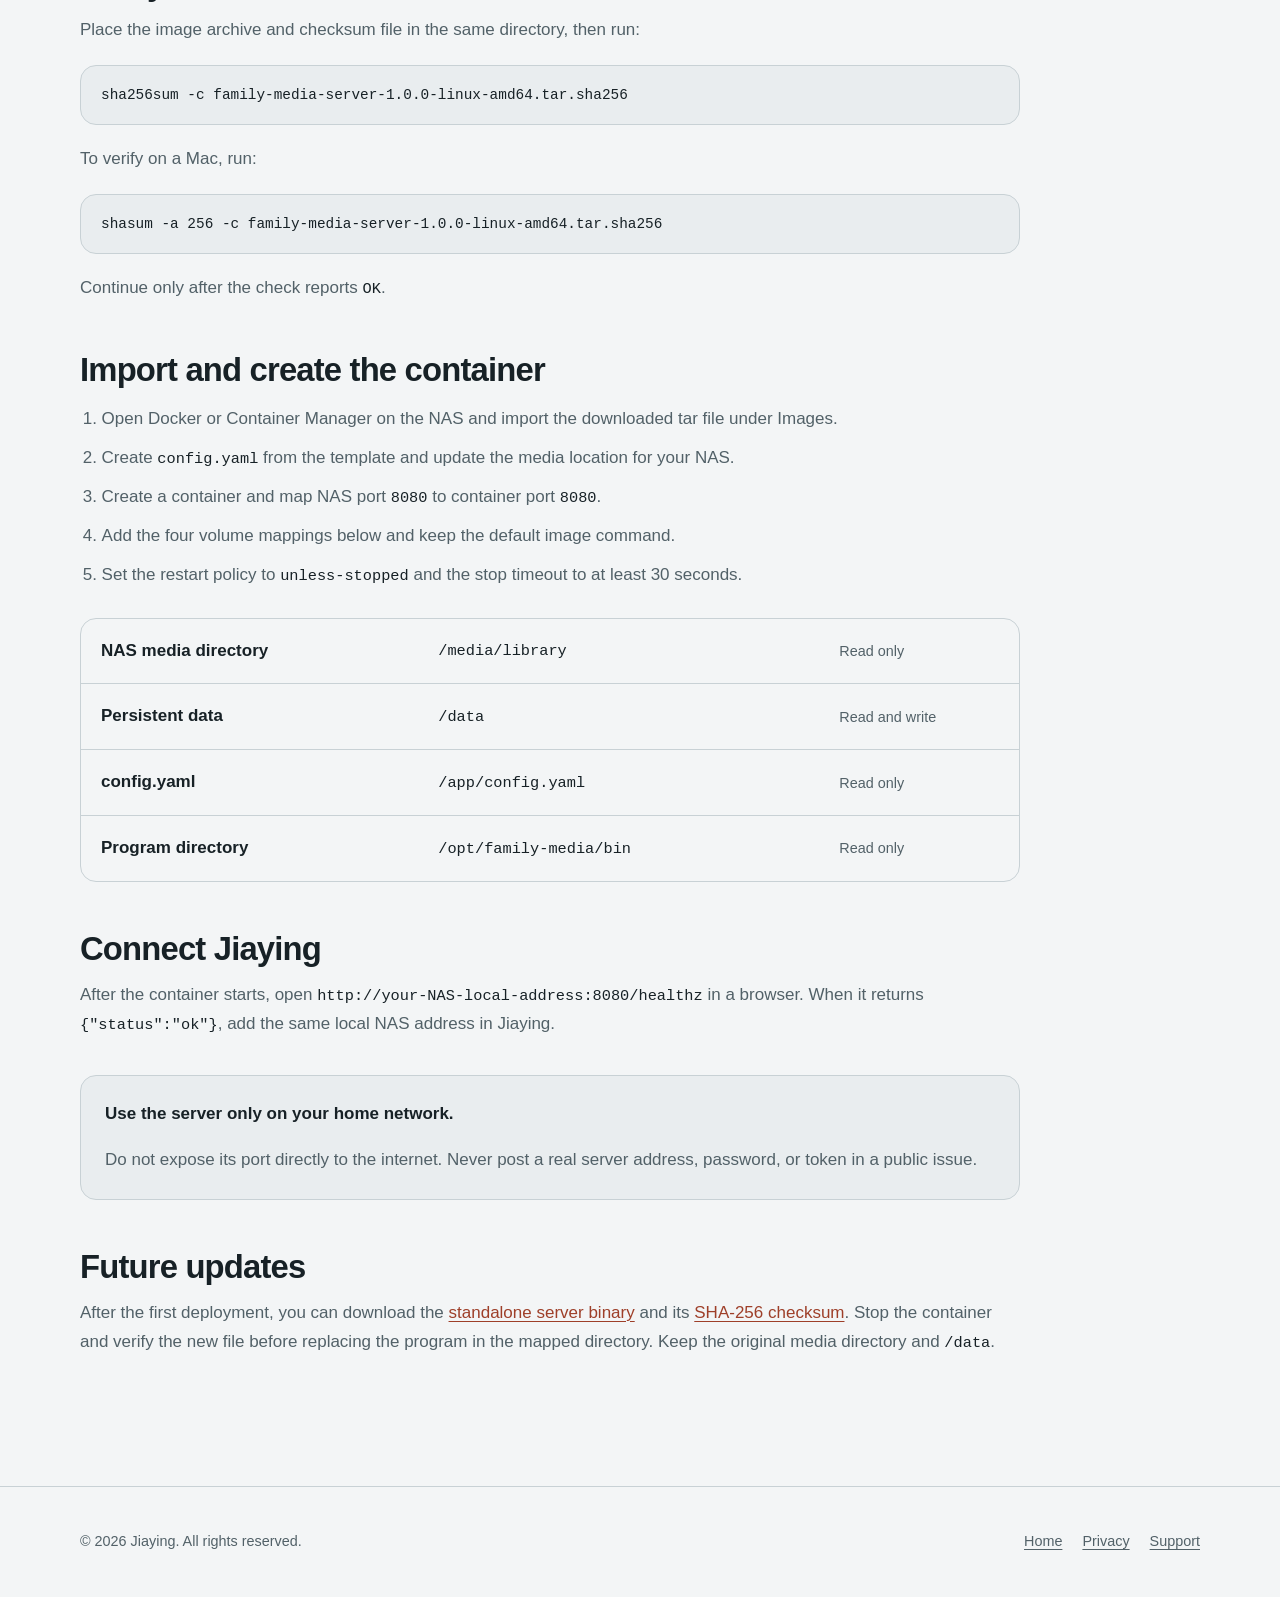
<file: en/download/index.html>
<!doctype html>
<html lang="en">
<head>
  <meta charset="utf-8">
  <meta name="viewport" content="width=device-width, initial-scale=1">
  <meta name="description" content="Download and install the Jiaying Family Media server on a home NAS.">
  <link rel="canonical" href="https://cc1158.github.io/jiaying-site/en/download/">
  <link rel="alternate" hreflang="zh-CN" href="https://cc1158.github.io/jiaying-site/download/">
  <link rel="alternate" hreflang="en" href="https://cc1158.github.io/jiaying-site/en/download/">
  <link rel="icon" href="../../assets/app-icon.png">
  <link rel="stylesheet" href="../../assets/styles.css">
  <title>Download NAS Server | Jiaying</title>
</head>
<body>
  <a class="skip-link" href="#main">Skip to main content</a>
  <header class="site-header">
    <div class="nav-shell">
      <a class="brand" href="../">Jiaying</a>
      <nav class="site-nav" aria-label="Primary navigation">
        <a href="./" aria-current="page">Download</a>
        <a href="../privacy/">Privacy</a>
        <a href="../support/">Support</a>
        <a href="../../download/" lang="zh-CN" hreflang="zh-CN">中文</a>
      </nav>
    </div>
  </header>

  <main id="main" class="page-shell">
    <article class="document document-wide">
      <header class="document-header">
        <p class="eyebrow">Family Media</p>
        <h1>Install the Jiaying server on your NAS</h1>
        <p>The server is required when Family Media reads folders from your NAS. If you only connect to an existing Jellyfin server, you can skip this page.</p>
      </header>

      <section class="release-panel" aria-labelledby="current-release">
        <div>
          <p class="release-label">Current stable release</p>
          <h2 id="current-release">1.0.0</h2>
          <p>Platform: Linux AMD64, for NAS devices reporting the <code>x86_64</code> architecture.</p>
        </div>
        <div class="release-actions">
          <a class="button" href="https://github.com/cc1158/jiaying-releases/releases/download/v1.0.0/family-media-server-1.0.0-linux-amd64.tar">Download Docker image</a>
          <a href="https://github.com/cc1158/jiaying-releases/releases/tag/v1.0.0">View full release</a>
        </div>
      </section>

      <section class="document-section">
        <h2>Download the required files</h2>
        <div class="download-list">
          <div>
            <strong>Docker image archive</strong>
            <a href="https://github.com/cc1158/jiaying-releases/releases/download/v1.0.0/family-media-server-1.0.0-linux-amd64.tar">family-media-server-1.0.0-linux-amd64.tar</a>
          </div>
          <div>
            <strong>Image checksum</strong>
            <a href="https://github.com/cc1158/jiaying-releases/releases/download/v1.0.0/family-media-server-1.0.0-linux-amd64.tar.sha256">family-media-server-1.0.0-linux-amd64.tar.sha256</a>
          </div>
          <div>
            <strong>Configuration template</strong>
            <a href="https://github.com/cc1158/jiaying-releases/releases/download/v1.0.0/config.nas.example.yaml">config.nas.example.yaml</a>
          </div>
        </div>
      </section>

      <section class="document-section">
        <h2>Check the NAS architecture</h2>
        <p>Run this command in a NAS terminal:</p>
        <pre><code>uname -m</code></pre>
        <p>Use the current image only when the result is <code>x86_64</code>. <code>aarch64</code> and <code>arm64</code> are not supported yet.</p>
      </section>

      <section class="document-section">
        <h2>Verify the download</h2>
        <p>Place the image archive and checksum file in the same directory, then run:</p>
        <pre><code>sha256sum -c family-media-server-1.0.0-linux-amd64.tar.sha256</code></pre>
        <p>To verify on a Mac, run:</p>
        <pre><code>shasum -a 256 -c family-media-server-1.0.0-linux-amd64.tar.sha256</code></pre>
        <p>Continue only after the check reports <code>OK</code>.</p>
      </section>

      <section class="document-section">
        <h2>Import and create the container</h2>
        <ol>
          <li>Open Docker or Container Manager on the NAS and import the downloaded tar file under Images.</li>
          <li>Create <code>config.yaml</code> from the template and update the media location for your NAS.</li>
          <li>Create a container and map NAS port <code>8080</code> to container port <code>8080</code>.</li>
          <li>Add the four volume mappings below and keep the default image command.</li>
          <li>Set the restart policy to <code>unless-stopped</code> and the stop timeout to at least 30 seconds.</li>
        </ol>
        <div class="mapping-grid" role="table" aria-label="Container volume mappings">
          <div role="row"><strong role="cell">NAS media directory</strong><code role="cell">/media/library</code><span role="cell">Read only</span></div>
          <div role="row"><strong role="cell">Persistent data</strong><code role="cell">/data</code><span role="cell">Read and write</span></div>
          <div role="row"><strong role="cell">config.yaml</strong><code role="cell">/app/config.yaml</code><span role="cell">Read only</span></div>
          <div role="row"><strong role="cell">Program directory</strong><code role="cell">/opt/family-media/bin</code><span role="cell">Read only</span></div>
        </div>
      </section>

      <section class="document-section">
        <h2>Connect Jiaying</h2>
        <p>After the container starts, open <code>http://your-NAS-local-address:8080/healthz</code> in a browser. When it returns <code>{"status":"ok"}</code>, add the same local NAS address in Jiaying.</p>
        <div class="notice">
          <p><strong>Use the server only on your home network.</strong></p>
          <p>Do not expose its port directly to the internet. Never post a real server address, password, or token in a public issue.</p>
        </div>
      </section>

      <section class="document-section">
        <h2>Future updates</h2>
        <p>After the first deployment, you can download the <a href="https://github.com/cc1158/jiaying-releases/releases/download/v1.0.0/family-media-server-linux-amd64">standalone server binary</a> and its <a href="https://github.com/cc1158/jiaying-releases/releases/download/v1.0.0/family-media-server-linux-amd64.sha256">SHA-256 checksum</a>. Stop the container and verify the new file before replacing the program in the mapped directory. Keep the original media directory and <code>/data</code>.</p>
      </section>
    </article>
  </main>

  <footer class="site-footer">
    <div class="footer-shell">
      <p>© 2026 Jiaying. All rights reserved.</p>
      <div class="footer-links">
        <a href="../">Home</a>
        <a href="../privacy/">Privacy</a>
        <a href="../support/">Support</a>
      </div>
    </div>
  </footer>
</body>
</html>
</file>
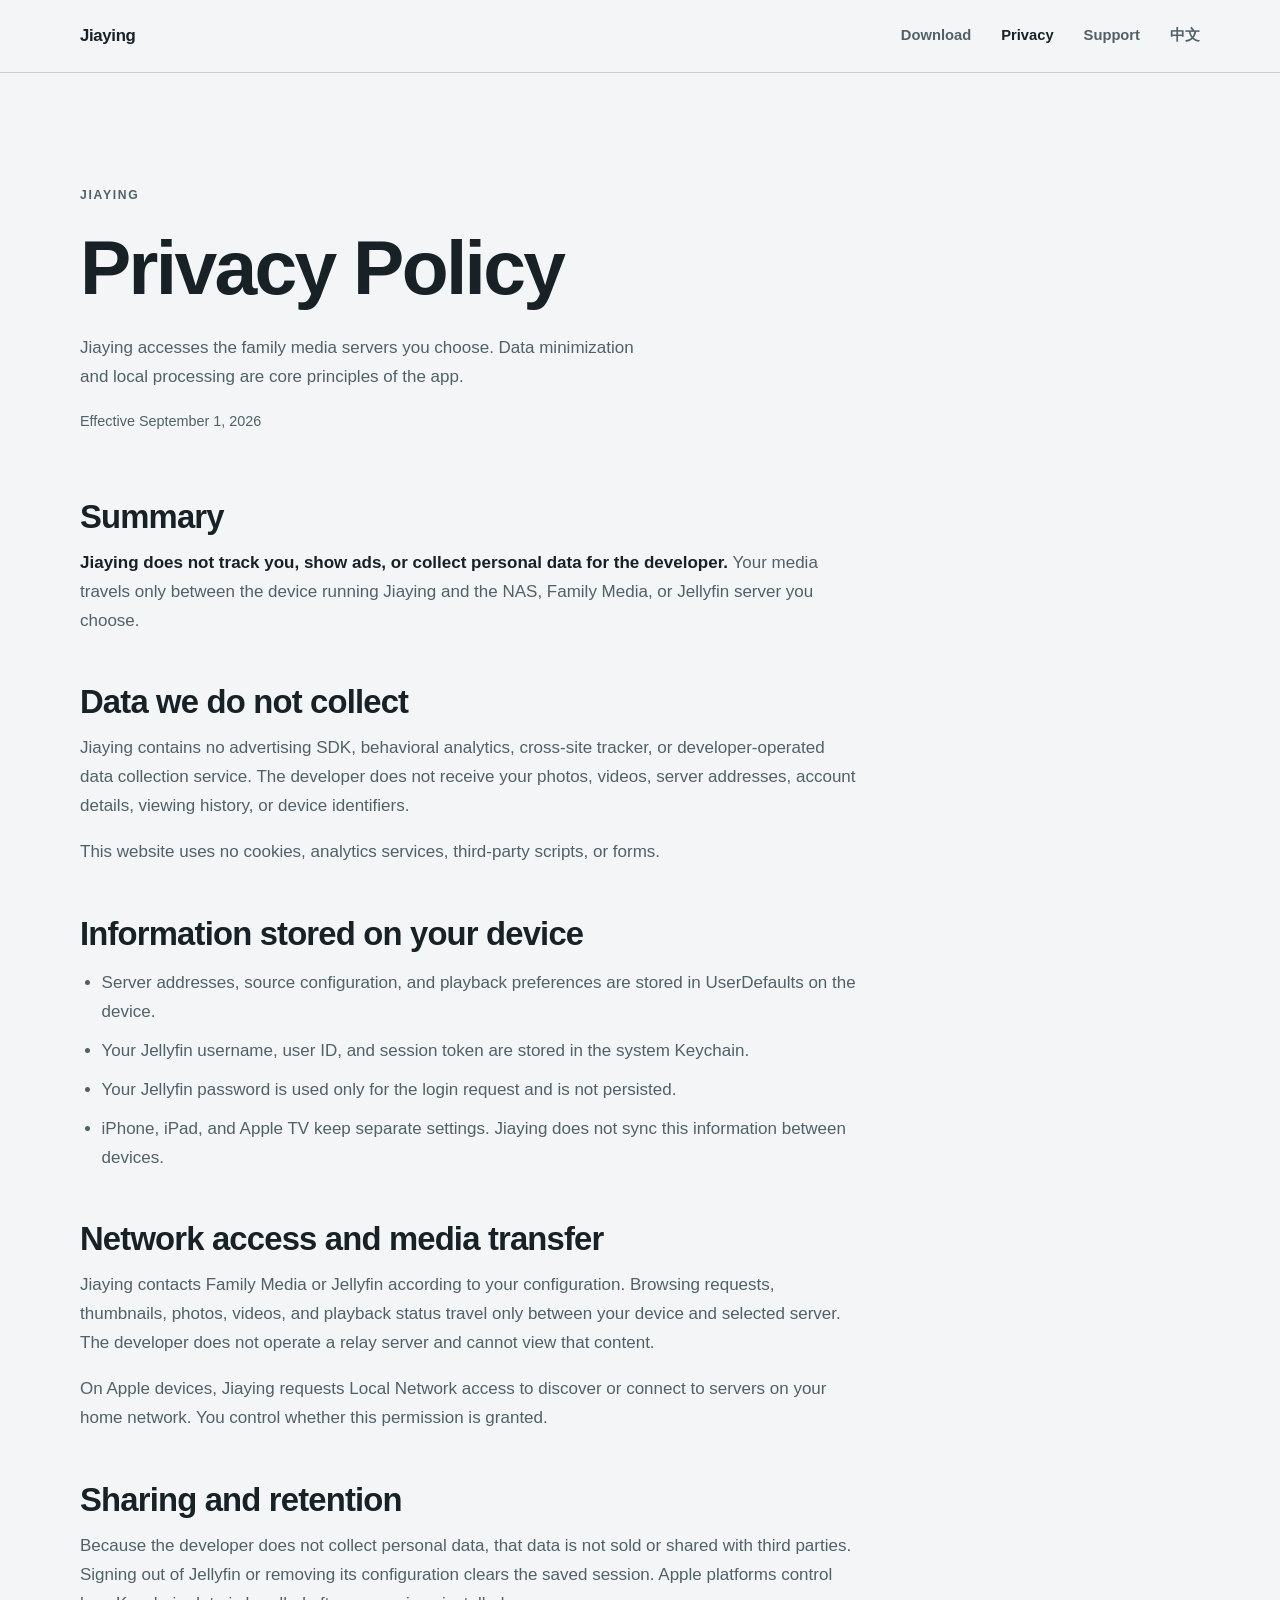
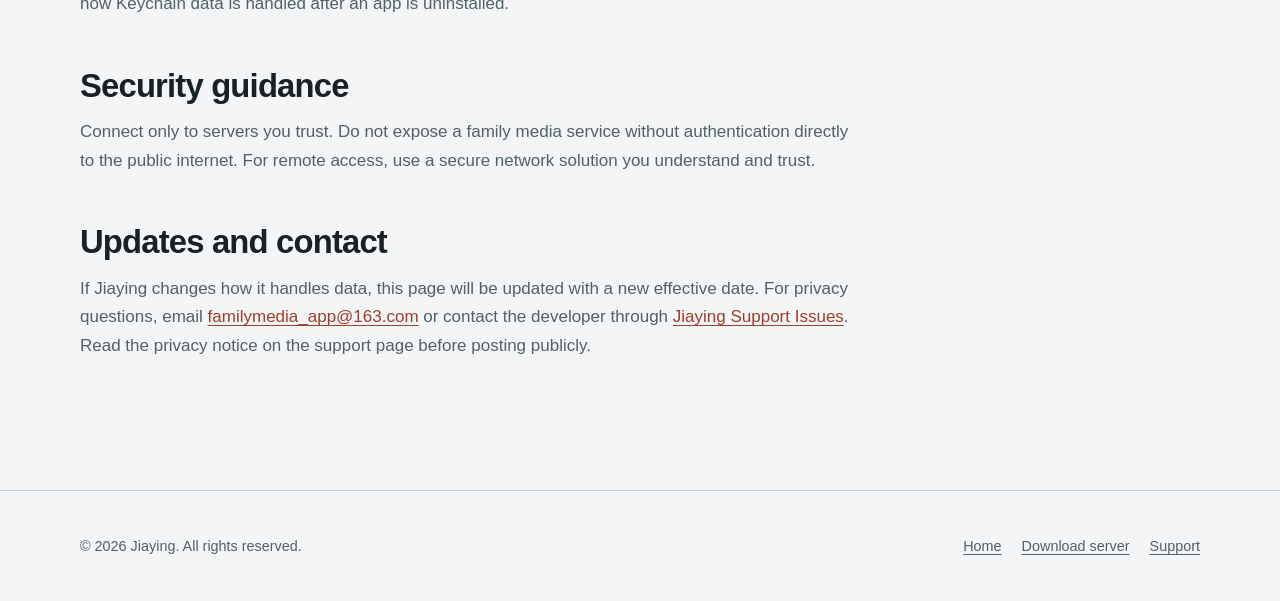
<file: en/privacy/index.html>
<!doctype html>
<html lang="en">
<head>
  <meta charset="utf-8">
  <meta name="viewport" content="width=device-width, initial-scale=1">
  <meta name="description" content="The Jiaying privacy policy explains local storage, Jellyfin sessions, and media transfer on your home network.">
  <link rel="canonical" href="https://cc1158.github.io/jiaying-site/en/privacy/">
  <link rel="alternate" hreflang="zh-CN" href="https://cc1158.github.io/jiaying-site/privacy/">
  <link rel="alternate" hreflang="en" href="https://cc1158.github.io/jiaying-site/en/privacy/">
  <link rel="icon" href="../../assets/app-icon.png">
  <link rel="stylesheet" href="../../assets/styles.css">
  <title>Privacy Policy | Jiaying</title>
</head>
<body>
  <a class="skip-link" href="#main">Skip to main content</a>
  <header class="site-header">
    <div class="nav-shell">
      <a class="brand" href="../">Jiaying</a>
      <nav class="site-nav" aria-label="Primary navigation">
        <a href="../download/">Download</a>
        <a href="./" aria-current="page">Privacy</a>
        <a href="../support/">Support</a>
        <a href="../../privacy/" lang="zh-CN" hreflang="zh-CN">中文</a>
      </nav>
    </div>
  </header>

  <main id="main" class="page-shell">
    <article class="document">
      <header class="document-header">
        <p class="eyebrow">Jiaying</p>
        <h1>Privacy Policy</h1>
        <p>Jiaying accesses the family media servers you choose. Data minimization and local processing are core principles of the app.</p>
        <p class="updated">Effective September 1, 2026</p>
      </header>

      <section class="document-section">
        <h2>Summary</h2>
        <p><strong>Jiaying does not track you, show ads, or collect personal data for the developer.</strong> Your media travels only between the device running Jiaying and the NAS, Family Media, or Jellyfin server you choose.</p>
      </section>

      <section class="document-section">
        <h2>Data we do not collect</h2>
        <p>Jiaying contains no advertising SDK, behavioral analytics, cross-site tracker, or developer-operated data collection service. The developer does not receive your photos, videos, server addresses, account details, viewing history, or device identifiers.</p>
        <p>This website uses no cookies, analytics services, third-party scripts, or forms.</p>
      </section>

      <section class="document-section">
        <h2>Information stored on your device</h2>
        <ul>
          <li>Server addresses, source configuration, and playback preferences are stored in UserDefaults on the device.</li>
          <li>Your Jellyfin username, user ID, and session token are stored in the system Keychain.</li>
          <li>Your Jellyfin password is used only for the login request and is not persisted.</li>
          <li>iPhone, iPad, and Apple TV keep separate settings. Jiaying does not sync this information between devices.</li>
        </ul>
      </section>

      <section class="document-section">
        <h2>Network access and media transfer</h2>
        <p>Jiaying contacts Family Media or Jellyfin according to your configuration. Browsing requests, thumbnails, photos, videos, and playback status travel only between your device and selected server. The developer does not operate a relay server and cannot view that content.</p>
        <p>On Apple devices, Jiaying requests Local Network access to discover or connect to servers on your home network. You control whether this permission is granted.</p>
      </section>

      <section class="document-section">
        <h2>Sharing and retention</h2>
        <p>Because the developer does not collect personal data, that data is not sold or shared with third parties. Signing out of Jellyfin or removing its configuration clears the saved session. Apple platforms control how Keychain data is handled after an app is uninstalled.</p>
      </section>

      <section class="document-section">
        <h2>Security guidance</h2>
        <p>Connect only to servers you trust. Do not expose a family media service without authentication directly to the public internet. For remote access, use a secure network solution you understand and trust.</p>
      </section>

      <section class="document-section">
        <h2>Updates and contact</h2>
        <p>If Jiaying changes how it handles data, this page will be updated with a new effective date. For privacy questions, email <a href="mailto:familymedia_app@163.com">familymedia_app@163.com</a> or contact the developer through <a href="https://github.com/cc1158/jiaying-site/issues/new?template=support.yml">Jiaying Support Issues</a>. Read the privacy notice on the support page before posting publicly.</p>
      </section>
    </article>
  </main>

  <footer class="site-footer">
    <div class="footer-shell">
      <p>© 2026 Jiaying. All rights reserved.</p>
      <div class="footer-links">
        <a href="../">Home</a>
        <a href="../download/">Download server</a>
        <a href="../support/">Support</a>
      </div>
    </div>
  </footer>
</body>
</html>
</file>
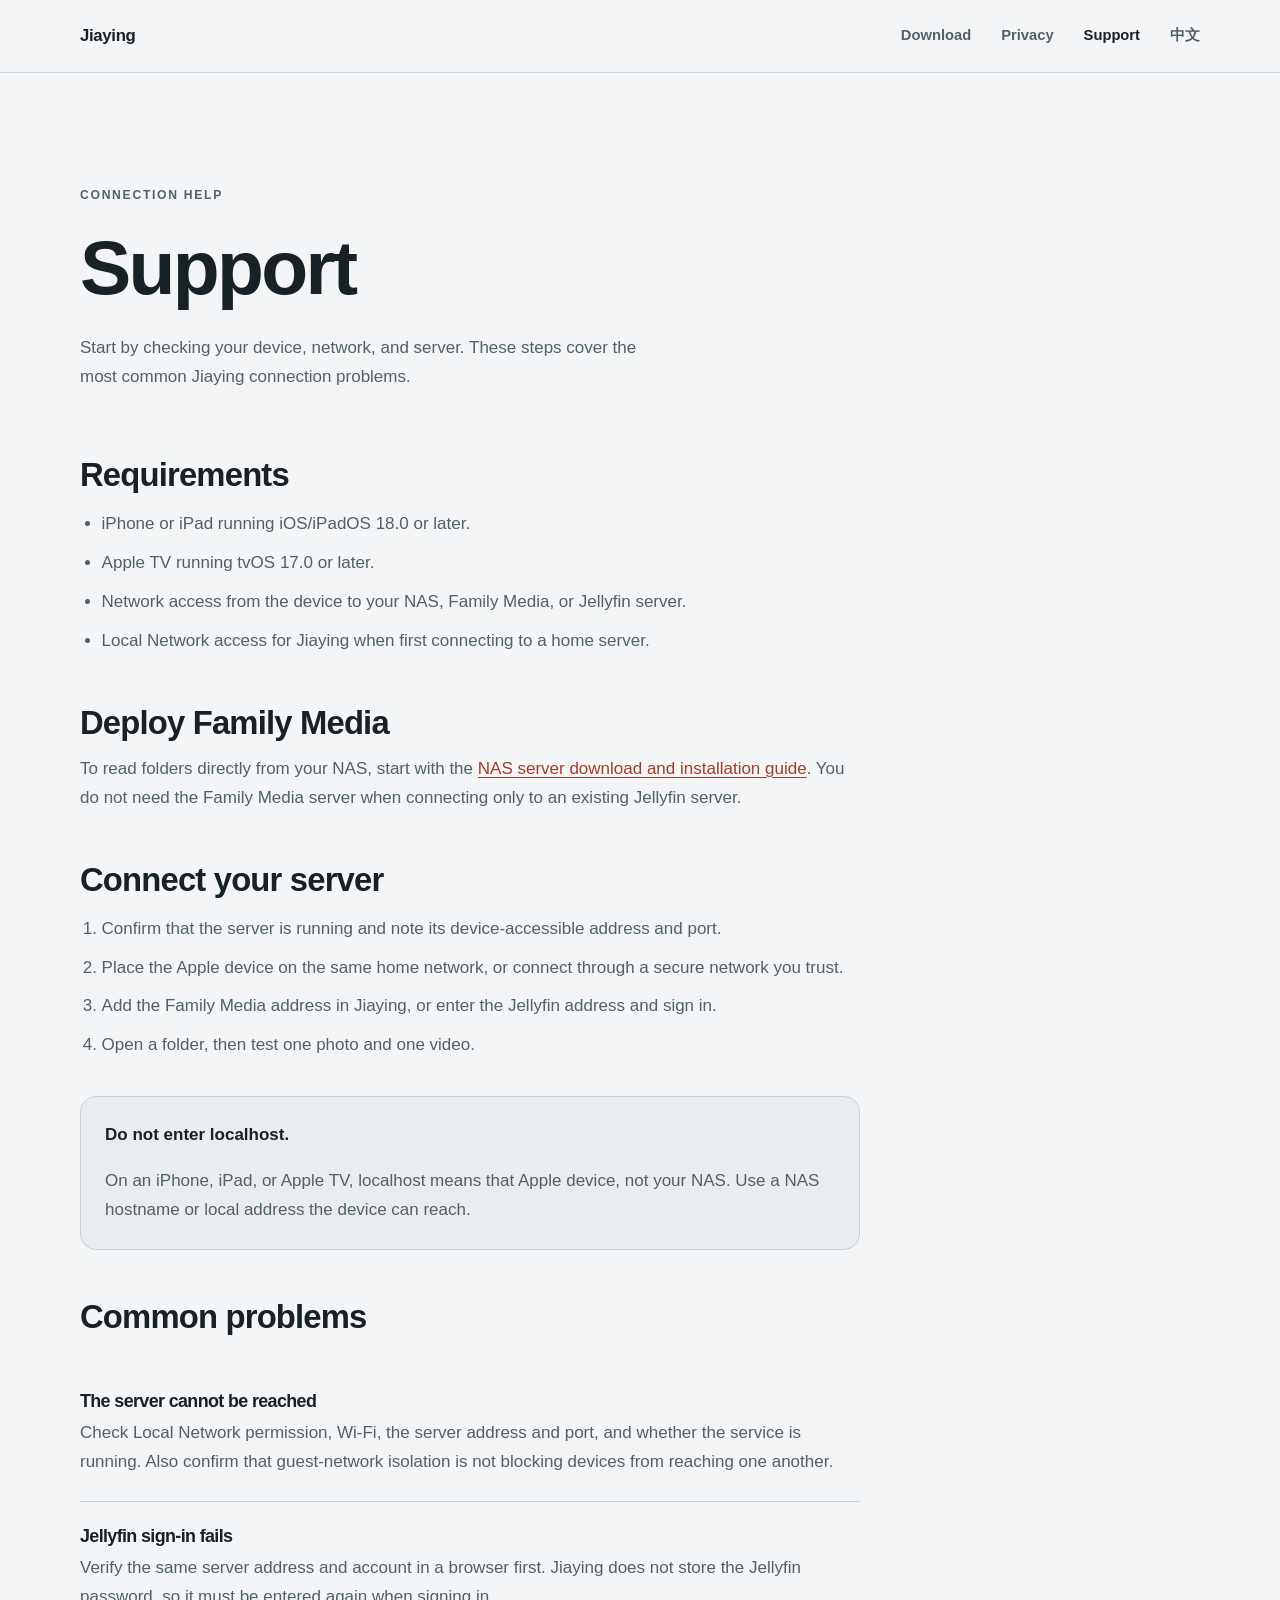
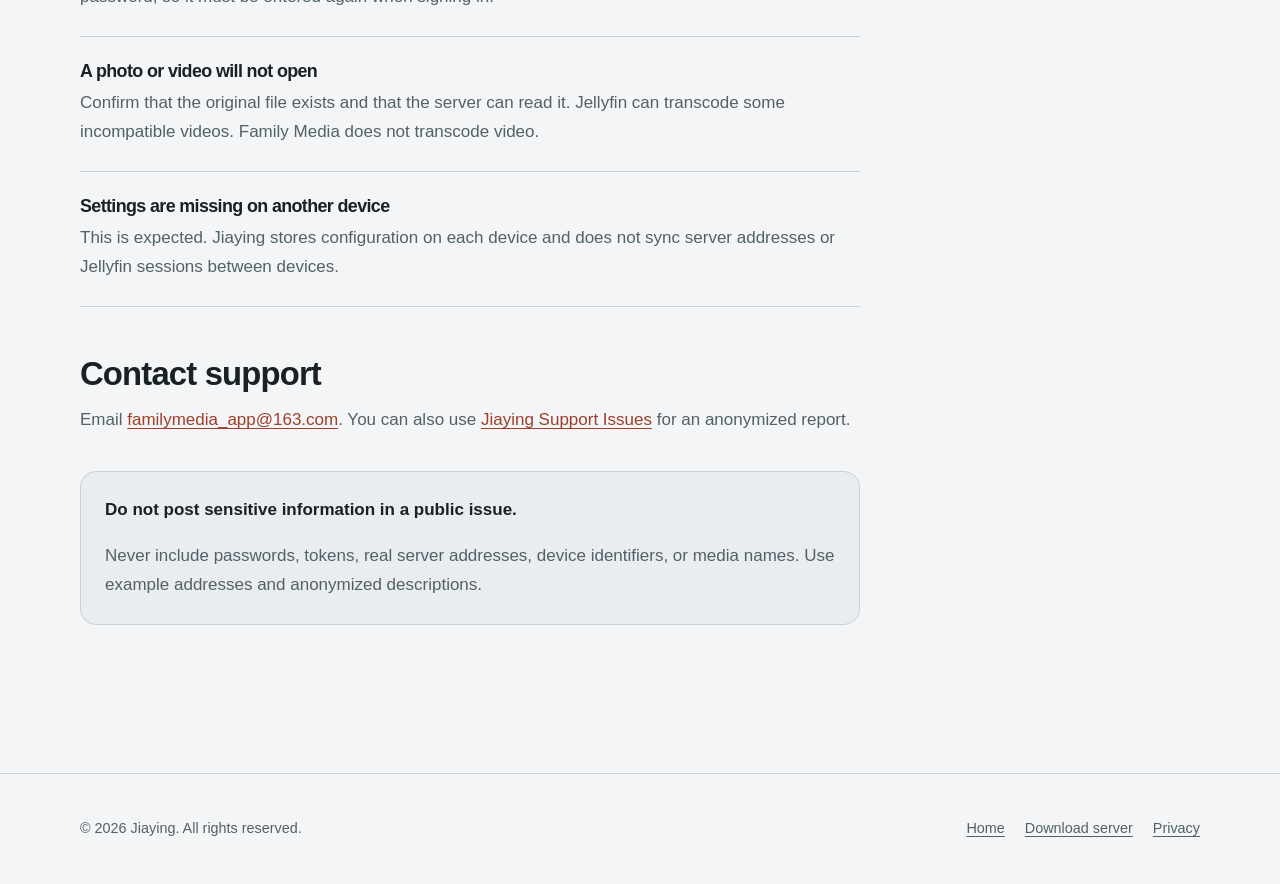
<file: en/support/index.html>
<!doctype html>
<html lang="en">
<head>
  <meta charset="utf-8">
  <meta name="viewport" content="width=device-width, initial-scale=1">
  <meta name="description" content="Jiaying support for installation, Local Network access, NAS and Jellyfin connections, and common problems.">
  <link rel="canonical" href="https://cc1158.github.io/jiaying-site/en/support/">
  <link rel="alternate" hreflang="zh-CN" href="https://cc1158.github.io/jiaying-site/support/">
  <link rel="alternate" hreflang="en" href="https://cc1158.github.io/jiaying-site/en/support/">
  <link rel="icon" href="../../assets/app-icon.png">
  <link rel="stylesheet" href="../../assets/styles.css">
  <title>Support | Jiaying</title>
</head>
<body>
  <a class="skip-link" href="#main">Skip to main content</a>
  <header class="site-header">
    <div class="nav-shell">
      <a class="brand" href="../">Jiaying</a>
      <nav class="site-nav" aria-label="Primary navigation">
        <a href="../download/">Download</a>
        <a href="../privacy/">Privacy</a>
        <a href="./" aria-current="page">Support</a>
        <a href="../../support/" lang="zh-CN" hreflang="zh-CN">中文</a>
      </nav>
    </div>
  </header>

  <main id="main" class="page-shell">
    <article class="document">
      <header class="document-header">
        <p class="eyebrow">Connection help</p>
        <h1>Support</h1>
        <p>Start by checking your device, network, and server. These steps cover the most common Jiaying connection problems.</p>
      </header>

      <section class="document-section">
        <h2>Requirements</h2>
        <ul>
          <li>iPhone or iPad running iOS/iPadOS 18.0 or later.</li>
          <li>Apple TV running tvOS 17.0 or later.</li>
          <li>Network access from the device to your NAS, Family Media, or Jellyfin server.</li>
          <li>Local Network access for Jiaying when first connecting to a home server.</li>
        </ul>
      </section>

      <section class="document-section">
        <h2>Deploy Family Media</h2>
        <p>To read folders directly from your NAS, start with the <a href="../download/">NAS server download and installation guide</a>. You do not need the Family Media server when connecting only to an existing Jellyfin server.</p>
      </section>

      <section class="document-section">
        <h2>Connect your server</h2>
        <ol>
          <li>Confirm that the server is running and note its device-accessible address and port.</li>
          <li>Place the Apple device on the same home network, or connect through a secure network you trust.</li>
          <li>Add the Family Media address in Jiaying, or enter the Jellyfin address and sign in.</li>
          <li>Open a folder, then test one photo and one video.</li>
        </ol>
        <div class="notice">
          <p><strong>Do not enter localhost.</strong></p>
          <p>On an iPhone, iPad, or Apple TV, localhost means that Apple device, not your NAS. Use a NAS hostname or local address the device can reach.</p>
        </div>
      </section>

      <section class="document-section">
        <h2>Common problems</h2>
        <div class="troubleshooting">
          <article>
            <h3>The server cannot be reached</h3>
            <p>Check Local Network permission, Wi-Fi, the server address and port, and whether the service is running. Also confirm that guest-network isolation is not blocking devices from reaching one another.</p>
          </article>
          <article>
            <h3>Jellyfin sign-in fails</h3>
            <p>Verify the same server address and account in a browser first. Jiaying does not store the Jellyfin password, so it must be entered again when signing in.</p>
          </article>
          <article>
            <h3>A photo or video will not open</h3>
            <p>Confirm that the original file exists and that the server can read it. Jellyfin can transcode some incompatible videos. Family Media does not transcode video.</p>
          </article>
          <article>
            <h3>Settings are missing on another device</h3>
            <p>This is expected. Jiaying stores configuration on each device and does not sync server addresses or Jellyfin sessions between devices.</p>
          </article>
        </div>
      </section>

      <section class="document-section">
        <h2>Contact support</h2>
        <p>Email <a href="mailto:familymedia_app@163.com">familymedia_app@163.com</a>. You can also use <a href="https://github.com/cc1158/jiaying-site/issues/new?template=support.yml">Jiaying Support Issues</a> for an anonymized report.</p>
        <div class="notice">
          <p><strong>Do not post sensitive information in a public issue.</strong></p>
          <p>Never include passwords, tokens, real server addresses, device identifiers, or media names. Use example addresses and anonymized descriptions.</p>
        </div>
      </section>
    </article>
  </main>

  <footer class="site-footer">
    <div class="footer-shell">
      <p>© 2026 Jiaying. All rights reserved.</p>
      <div class="footer-links">
        <a href="../">Home</a>
        <a href="../download/">Download server</a>
        <a href="../privacy/">Privacy</a>
      </div>
    </div>
  </footer>
</body>
</html>
</file>
<file: assets/styles.css>
:root {
  color-scheme: light dark;
  --canvas: #f3f5f6;
  --surface: #e9edef;
  --surface-strong: #dce3e6;
  --text: #172126;
  --muted: #526168;
  --line: #c8d1d5;
  --accent: #9e3f29;
  --accent-hover: #84331f;
  --accent-text: #fffaf7;
  --focus: #176a8a;
  --shadow: 0 24px 70px rgba(54, 74, 82, 0.16);
  --radius: 16px;
  --content: 1120px;
}

@media (prefers-color-scheme: dark) {
  :root {
    --canvas: #121719;
    --surface: #1b2326;
    --surface-strong: #253034;
    --text: #edf1f2;
    --muted: #aebbc0;
    --line: #364449;
    --accent: #df795e;
    --accent-hover: #ef8c70;
    --accent-text: #21110d;
    --focus: #71c5e4;
    --shadow: 0 24px 70px rgba(0, 0, 0, 0.28);
  }
}

* {
  box-sizing: border-box;
}

html {
  scroll-behavior: smooth;
}

body {
  min-width: 320px;
  min-height: 100dvh;
  margin: 0;
  background: var(--canvas);
  color: var(--text);
  font-family: -apple-system, BlinkMacSystemFont, "SF Pro Text", "PingFang SC", "Segoe UI", sans-serif;
  font-size: 17px;
  line-height: 1.7;
  text-rendering: optimizeLegibility;
}

a {
  color: var(--accent);
  text-decoration-thickness: 0.08em;
  text-underline-offset: 0.2em;
}

a:hover {
  color: var(--accent-hover);
}

a:focus-visible,
button:focus-visible {
  outline: 3px solid var(--focus);
  outline-offset: 4px;
}

img {
  display: block;
  max-width: 100%;
}

.skip-link {
  position: fixed;
  top: 12px;
  left: 12px;
  z-index: 2;
  padding: 10px 14px;
  border-radius: var(--radius);
  background: var(--text);
  color: var(--canvas);
  transform: translateY(-180%);
}

.skip-link:focus {
  transform: translateY(0);
}

.site-header {
  border-bottom: 1px solid var(--line);
}

.nav-shell {
  width: min(calc(100% - 40px), var(--content));
  min-height: 72px;
  margin: 0 auto;
  display: flex;
  align-items: center;
  justify-content: space-between;
  gap: 24px;
}

.brand {
  flex: 0 0 auto;
  color: var(--text);
  font-size: 1.05rem;
  font-weight: 750;
  letter-spacing: -0.02em;
  text-decoration: none;
}

.site-nav {
  display: flex;
  align-items: center;
  justify-content: flex-end;
  gap: clamp(14px, 2.5vw, 30px);
  white-space: nowrap;
}

.site-nav a {
  color: var(--muted);
  font-size: 0.92rem;
  font-weight: 650;
  text-decoration: none;
}

.site-nav a[aria-current="page"],
.site-nav a:hover {
  color: var(--text);
}

.page-shell {
  width: min(calc(100% - 40px), var(--content));
  margin: 0 auto;
}

.hero {
  min-height: min(720px, calc(100dvh - 73px));
  padding: clamp(56px, 8vw, 92px) 0;
  display: grid;
  grid-template-columns: minmax(0, 1.25fr) minmax(240px, 0.75fr);
  align-items: center;
  gap: clamp(48px, 9vw, 120px);
}

.hero-copy {
  max-width: 680px;
}

.eyebrow {
  margin: 0 0 18px;
  color: var(--accent);
  font-size: 0.76rem;
  font-weight: 800;
  letter-spacing: 0.14em;
  text-transform: uppercase;
}

h1,
h2,
h3 {
  margin-top: 0;
  letter-spacing: -0.035em;
  line-height: 1.13;
}

h1 {
  max-width: 13ch;
  margin-bottom: 24px;
  font-size: clamp(2.65rem, 7vw, 5.8rem);
  font-weight: 760;
}

h2 {
  margin-bottom: 18px;
  font-size: clamp(2rem, 4vw, 3.4rem);
  font-weight: 740;
}

h3 {
  margin-bottom: 8px;
  font-size: 1.12rem;
  font-weight: 740;
}

p {
  margin-top: 0;
}

.hero-summary {
  max-width: 55ch;
  margin-bottom: 30px;
  color: var(--muted);
  font-size: clamp(1.04rem, 1.8vw, 1.22rem);
}

.hero-actions {
  display: flex;
  flex-wrap: wrap;
  gap: 12px;
}

.button {
  min-height: 48px;
  padding: 11px 18px;
  border: 1px solid var(--accent);
  border-radius: var(--radius);
  display: inline-flex;
  align-items: center;
  justify-content: center;
  color: var(--accent-text);
  background: var(--accent);
  font-weight: 720;
  line-height: 1.2;
  text-decoration: none;
  white-space: nowrap;
  transition: transform 150ms ease, background-color 150ms ease;
}

.button:hover {
  color: var(--accent-text);
  background: var(--accent-hover);
}

.button:active {
  transform: translateY(1px);
}

.button-secondary {
  border-color: var(--line);
  color: var(--text);
  background: transparent;
}

.button-secondary:hover {
  color: var(--text);
  background: var(--surface);
}

.app-icon-frame {
  width: min(100%, 340px);
  justify-self: end;
  padding: 18px;
  border: 1px solid var(--line);
  border-radius: var(--radius);
  background: var(--surface);
  box-shadow: var(--shadow);
}

.app-icon-frame img {
  width: 100%;
  height: auto;
  border-radius: calc(var(--radius) - 5px);
}

.statement {
  padding: clamp(72px, 10vw, 120px) 0;
  border-top: 1px solid var(--line);
  display: grid;
  grid-template-columns: minmax(0, 0.85fr) minmax(0, 1.15fr);
  gap: clamp(40px, 8vw, 100px);
}

.statement h2 {
  max-width: 10ch;
}

.fact-list {
  margin: 0;
}

.fact-list > div {
  padding: 22px 0;
  border-bottom: 1px solid var(--line);
}

.fact-list > div:first-child {
  padding-top: 0;
}

.fact-list dt {
  margin-bottom: 4px;
  font-weight: 760;
}

.fact-list dd {
  margin: 0;
  color: var(--muted);
}

.platforms {
  padding: 0 0 clamp(72px, 10vw, 120px);
}

.platform-line {
  padding: clamp(32px, 5vw, 54px);
  border-radius: var(--radius);
  background: var(--surface-strong);
}

.platform-line h2 {
  max-width: 16ch;
}

.platform-line p {
  max-width: 65ch;
  margin-bottom: 0;
  color: var(--muted);
}

.document {
  max-width: 780px;
  padding: clamp(64px, 9vw, 112px) 0;
}

.document-wide {
  max-width: 940px;
}

.document-header {
  margin-bottom: 64px;
}

.document-header h1 {
  max-width: 15ch;
  font-size: clamp(2.6rem, 6vw, 4.8rem);
}

.document-header p {
  max-width: 62ch;
  color: var(--muted);
}

.updated {
  font-size: 0.9rem;
}

.document-section {
  margin-top: 48px;
}

.document-section h2 {
  margin-bottom: 14px;
  font-size: clamp(1.55rem, 3vw, 2.05rem);
  letter-spacing: -0.025em;
}

.document-section p,
.document-section li {
  color: var(--muted);
}

.document-section strong {
  color: var(--text);
}

.document-section ul,
.document-section ol {
  padding-left: 1.35rem;
}

.document-section li + li {
  margin-top: 10px;
}

code,
pre {
  font-family: "SFMono-Regular", Consolas, "Liberation Mono", monospace;
}

code {
  overflow-wrap: anywhere;
  color: var(--text);
  font-size: 0.9em;
}

pre {
  max-width: 100%;
  margin: 20px 0;
  padding: 18px 20px;
  overflow-x: auto;
  border: 1px solid var(--line);
  border-radius: var(--radius);
  background: var(--surface);
  color: var(--text);
  font-size: 0.9rem;
  line-height: 1.55;
}

pre code {
  overflow-wrap: normal;
  color: inherit;
  font-size: inherit;
}

.release-panel {
  margin-bottom: 64px;
  padding: clamp(28px, 5vw, 48px);
  border: 1px solid var(--line);
  border-radius: var(--radius);
  display: grid;
  grid-template-columns: minmax(0, 1fr) auto;
  align-items: end;
  gap: 40px;
  background: var(--surface-strong);
}

.release-panel h2 {
  margin-bottom: 10px;
  font-size: clamp(2.4rem, 6vw, 4.5rem);
}

.release-panel p:last-child {
  max-width: 52ch;
  margin-bottom: 0;
  color: var(--muted);
}

.release-label {
  margin-bottom: 6px;
  color: var(--accent);
  font-size: 0.84rem;
  font-weight: 760;
}

.release-actions {
  display: flex;
  align-items: flex-start;
  flex-direction: column;
  gap: 14px;
}

.release-actions > a:not(.button) {
  font-size: 0.92rem;
}

.download-list {
  margin-top: 28px;
  display: grid;
  grid-template-columns: repeat(2, minmax(0, 1fr));
  gap: 14px;
}

.download-list > div {
  min-width: 0;
  padding: 22px;
  border: 1px solid var(--line);
  border-radius: var(--radius);
  background: var(--surface);
}

.download-list > div:first-child {
  grid-column: 1 / -1;
}

.download-list strong,
.download-list a {
  display: block;
}

.download-list strong {
  margin-bottom: 6px;
}

.download-list a {
  overflow-wrap: anywhere;
  font-size: 0.9rem;
}

.mapping-grid {
  margin-top: 28px;
  border: 1px solid var(--line);
  border-radius: var(--radius);
  overflow: hidden;
}

.mapping-grid > div {
  padding: 18px 20px;
  display: grid;
  grid-template-columns: minmax(180px, 1fr) minmax(220px, 1.2fr) minmax(90px, 0.5fr);
  align-items: center;
  gap: 18px;
}

.mapping-grid > div + div {
  border-top: 1px solid var(--line);
}

.mapping-grid span {
  color: var(--muted);
  font-size: 0.9rem;
}

.notice {
  margin: 36px 0;
  padding: 24px;
  border: 1px solid var(--line);
  border-radius: var(--radius);
  background: var(--surface);
}

.notice p:last-child {
  margin-bottom: 0;
}

.troubleshooting {
  margin-top: 32px;
}

.troubleshooting article {
  padding: 24px 0;
  border-bottom: 1px solid var(--line);
}

.troubleshooting p:last-child {
  margin-bottom: 0;
}

.site-footer {
  border-top: 1px solid var(--line);
}

.footer-shell {
  width: min(calc(100% - 40px), var(--content));
  min-height: 110px;
  margin: 0 auto;
  display: flex;
  align-items: center;
  justify-content: space-between;
  gap: 24px;
  color: var(--muted);
  font-size: 0.9rem;
}

.footer-shell p {
  margin: 0;
}

.footer-links {
  display: flex;
  flex-wrap: wrap;
  justify-content: flex-end;
  gap: 20px;
}

.footer-links a {
  color: var(--muted);
}

@media (max-width: 767px) {
  .nav-shell {
    width: min(calc(100% - 28px), var(--content));
    min-height: 64px;
    gap: 14px;
  }

  .site-nav {
    max-width: 72vw;
    gap: 16px;
    overflow-x: auto;
    padding: 10px 2px;
  }

  .site-nav a {
    font-size: 0.86rem;
  }

  .page-shell,
  .footer-shell {
    width: min(calc(100% - 28px), var(--content));
  }

  .hero {
    min-height: auto;
    padding: 52px 0 72px;
    grid-template-columns: 1fr;
    gap: 44px;
  }

  .hero h1 {
    font-size: clamp(2.55rem, 14vw, 4.3rem);
  }

  .app-icon-frame {
    width: min(78vw, 310px);
    justify-self: start;
  }

  .statement {
    padding: 72px 0;
    grid-template-columns: 1fr;
    gap: 30px;
  }

  .statement h2 {
    max-width: 13ch;
  }

  .document {
    padding: 60px 0 76px;
  }

  .document-header {
    margin-bottom: 52px;
  }

  .release-panel {
    grid-template-columns: 1fr;
    align-items: start;
    gap: 28px;
  }

  .download-list {
    grid-template-columns: 1fr;
  }

  .download-list > div:first-child {
    grid-column: auto;
  }

  .mapping-grid > div {
    grid-template-columns: 1fr;
    gap: 4px;
  }

  .footer-shell {
    padding: 26px 0;
    align-items: flex-start;
    flex-direction: column;
  }

  .footer-links {
    justify-content: flex-start;
  }
}

@media (prefers-reduced-motion: reduce) {
  html {
    scroll-behavior: auto;
  }

  *,
  *::before,
  *::after {
    scroll-behavior: auto !important;
    transition-duration: 0.01ms !important;
  }
}

@media print {
  .site-header,
  .site-footer,
  .hero-actions {
    display: none;
  }

  body {
    background: #fff;
    color: #111;
  }

  .page-shell {
    width: 100%;
  }
}
</file>
